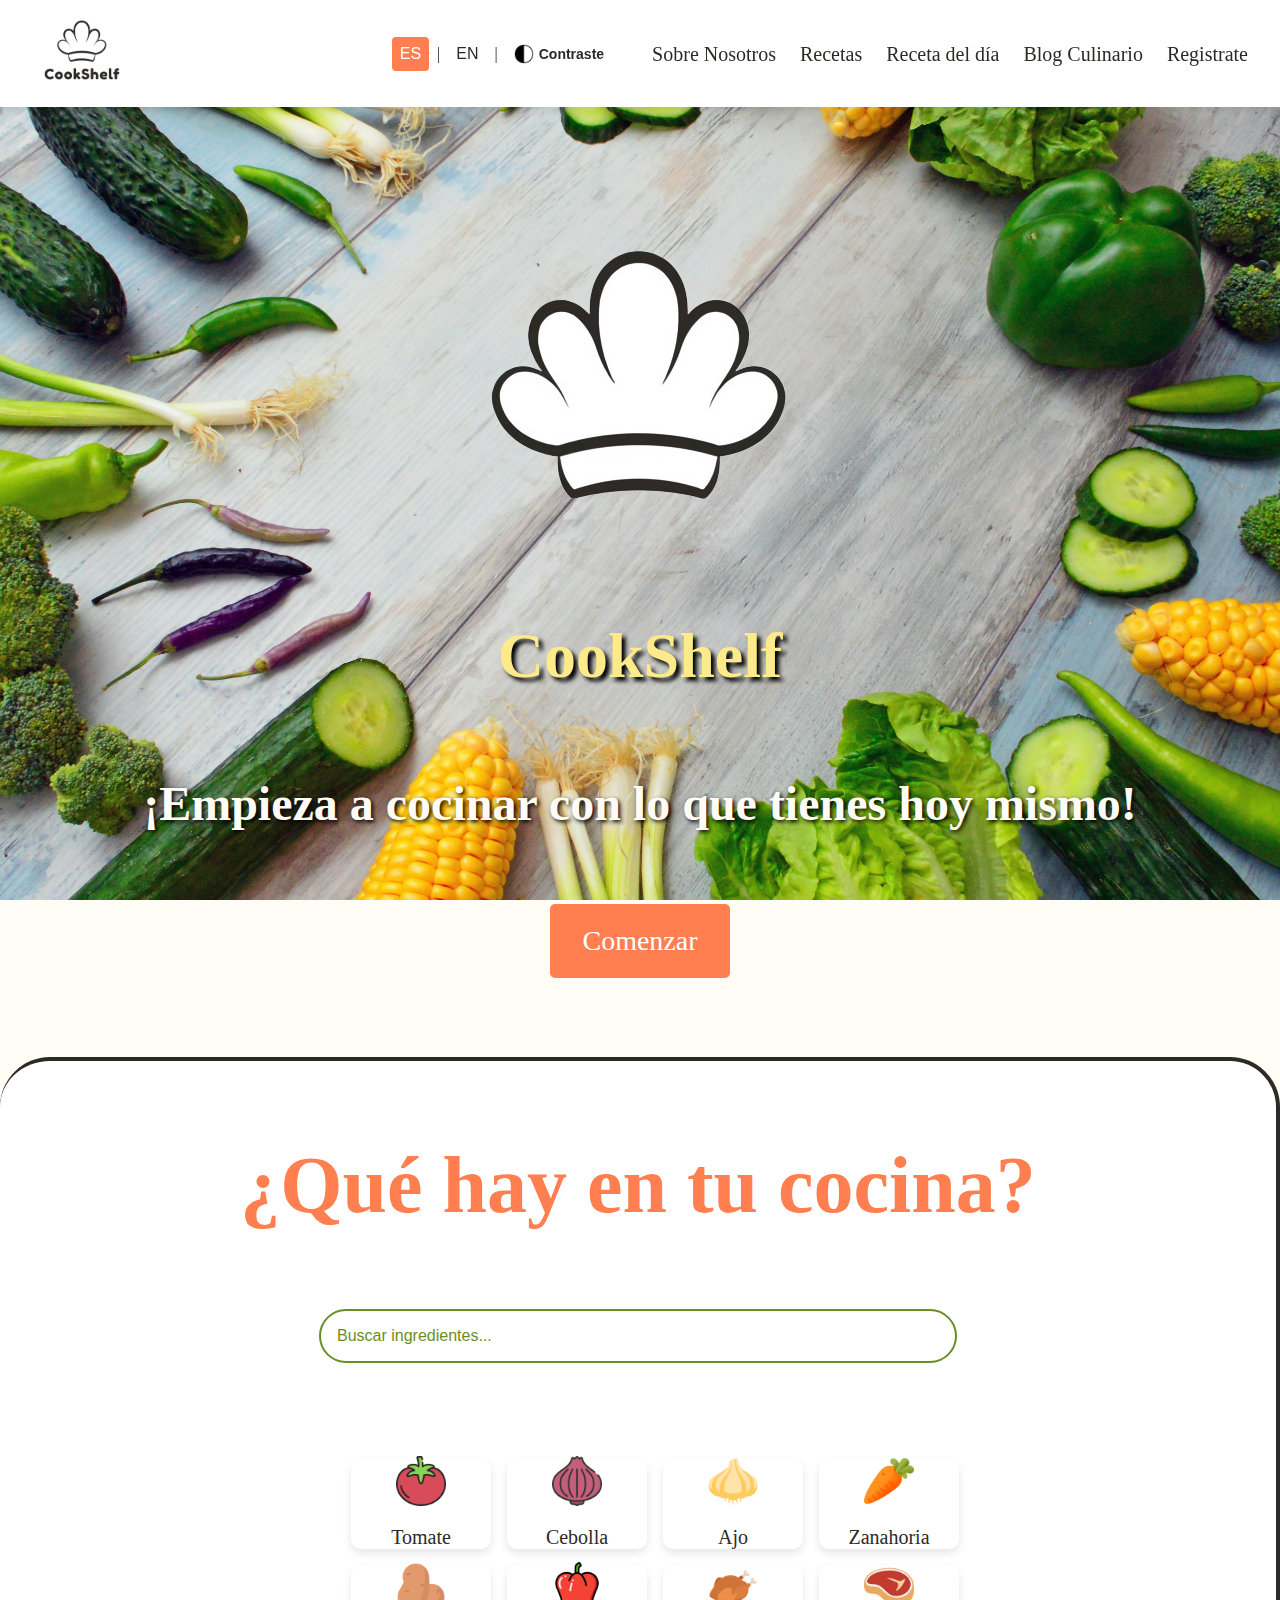
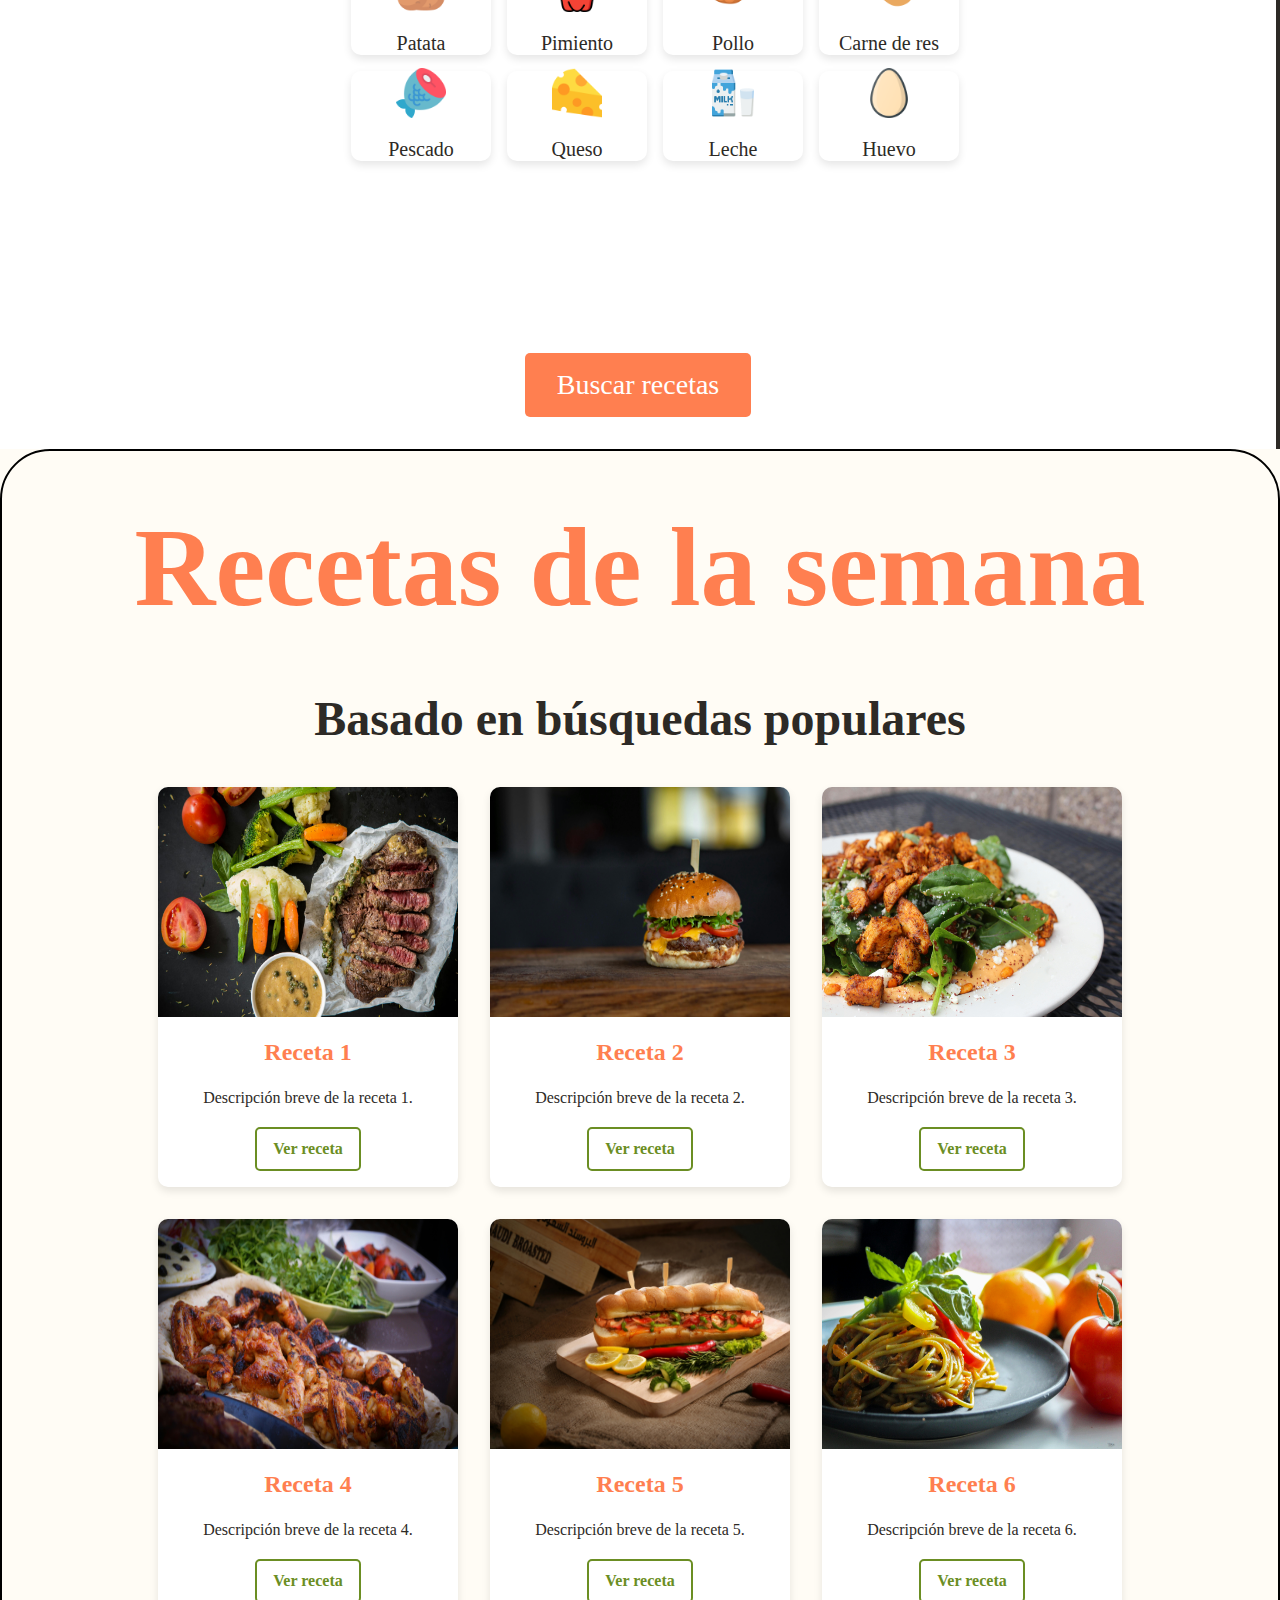
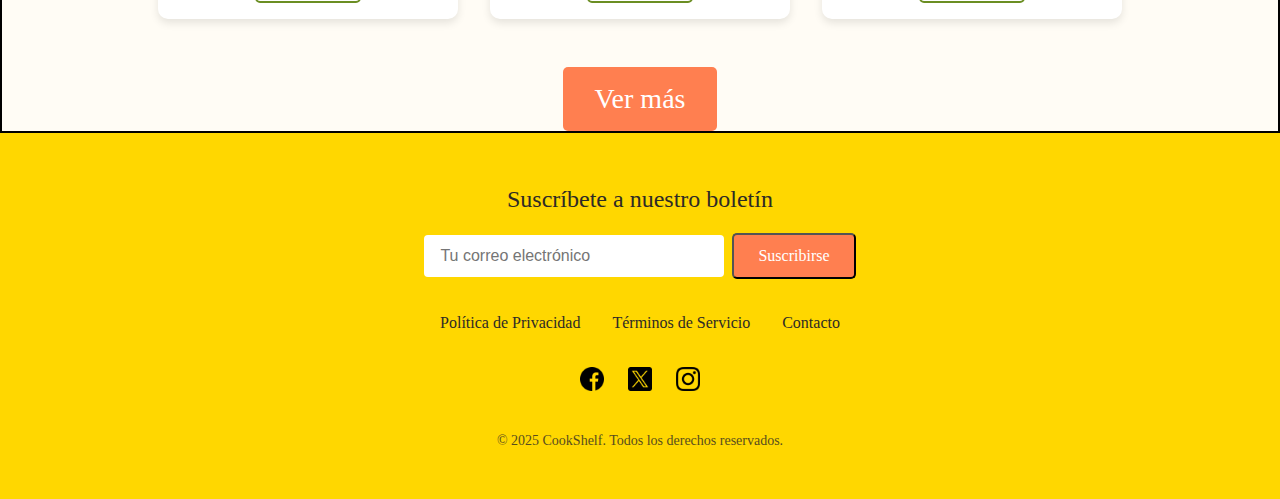
<file: index.html>
<!-- MEJORAS PROPUESTAS PARA IMPLEMENTACIÓN FUTURA:
    
    1. Sistema de favoritos y personalización:
       - Implementar un sistema de cuentas de usuario que permita guardar recetas favoritas
       - Crear un panel de control personalizado donde cada usuario pueda:
         * Ver su historial de recetas consultadas
         * Crear colecciones personalizadas (desayunos, comidas rápidas, etc.)
       - Añadir sincronización entre dispositivos mediante API REST
    
    2. Optimización de rendimiento y experiencia offline:
       - Implementar lazy loading para todas las imágenes de recetas
       - Convertir imágenes a formato WebP con fallback para navegadores no compatibles
       - Desarrollar un Service Worker que permita:
         * Funcionamiento offline de las recetas guardadas
         * Precarga inteligente de contenido basada en patrones de uso
         * Actualizaciones en segundo plano cuando haya conexión
       - Implementar una PWA (Progressive Web App) completa que permita la instalación
         como aplicación nativa en dispositivos móviles y desktop
       - Añadir sistema de caché inteligente para mejorar tiempos de carga recurrentes

       3. Integración con servicios de compra y planificación de comidas:
       - Generar automáticamente listas de compra basadas en recetas seleccionadas
       - Crear un planificador semanal de comidas con cálculo automático de ingredientes
         necesarios para evitar compras duplicadas y reducir desperdicio
       - Añadir sistema de seguimiento de inventario de cocina que sugiera recetas
         basadas en lo que está por agotarse o caducar
    -->

<!DOCTYPE html>
<html lang="en">
  <head>
    <meta charset="UTF-8" />
    <meta charset="UTF-8" />
    <!-- Metadatos SEO básicos -->
    <meta name="description" content="CookShelf - Tu asistente de cocina que te ayuda a descubrir recetas deliciosas con los ingredientes que ya tienes en casa. Reduce el desperdicio alimentario y amplía tus horizontes culinarios." />
    <meta name="keywords" content="recetas, cocina, ingredientes, cocinar con lo que tienes, desperdicio cero, comida casera, recetas personalizadas" />
    <meta name="author" content="Equipo CookShelf" />
    <meta name="viewport" content="width=device-width, initial-scale=1.0" />
    <meta name="robots" content="index, follow" />
    <link rel="canonical" href="https://www.cookshelf.com/" />
    
    <!-- Open Graph / Facebook -->
    <meta property="og:type" content="website" />
    <meta property="og:url" content="https://www.cookshelf.com/" />
    <meta property="og:title" content="CookShelf - Cocina con lo que tienes" />
    <meta property="og:description" content="Descubre recetas deliciosas con los ingredientes que ya tienes en tu cocina. ¡Comienza a cocinar hoy!" />
    <meta property="og:image" content="https://www.cookshelf.com/img/cookshelf-social.jpg" />
    <meta property="og:site_name" content="CookShelf" />
    
    <!-- Twitter -->
    <meta name="twitter:card" content="summary_large_image" />
    <meta name="twitter:url" content="https://www.cookshelf.com/" />
    <meta name="twitter:title" content="CookShelf - Cocina con lo que tienes" />
    <meta name="twitter:description" content="Descubre recetas deliciosas con los ingredientes que ya tienes en tu cocina. ¡Comienza a cocinar hoy!" />
    <meta name="twitter:image" content="https://www.cookshelf.com/img/cookshelf-social.jpg" />
    <!-- Recursos CSS -->
    <link rel="stylesheet" href="css/reset.css" />
    <link rel="stylesheet" href="sass//pages/styles.css" />
    <link rel="stylesheet" href="sass/components/navbar.css" />
    <link rel="stylesheet" href="sass/components/footer.css" />
    <link rel="icon" href="img/favicon.ico" type="image/x-icon" />
    <link
      href="https://fonts.googleapis.com/css2?family=Merriweather:wght@400;700&family=Roboto:wght@300;400;500&display=swap"
      rel="stylesheet"
    />
    <style>
      /* Estilo para elementos solo para lectores de pantalla */
      .sr-only {
        position: absolute;
        width: 1px;
        height: 1px;
        padding: 0;
        margin: -1px;
        overflow: hidden;
        clip: rect(0, 0, 0, 0);
        white-space: nowrap;
        border: 0;
      }
    </style>
    <title>CookShelf</title>
  </head>
  <body>
    <header class="navbar">
      <a href="index.html">
        <img src="img/Logo2NBG.png" alt="Logo pagina" class="navbar-logo" />
      </a>
      <nav>
        <ul class="navbar-list">
          <div class="language-selector">
            <button class="language-btn" data-lang="es">ES</button>
            <span>|</span>
            <button class="language-btn" data-lang="en">EN</button>
            <span>|</span>
            <button
              id="contrast-toggle"
              class="contrast-btn"
              aria-label="Cambiar contraste"
            >
              <img
                src="img/icons/contrast.png"
                alt="Contraste"
                class="contrast-icon"
              />
              <span class="contrast-text">Contraste</span>
            </button>
          </div>
          <li class="navbar-item">
            <a href="pages/SobreNosotros.html" data-i18n="navSobreNosotros"
              >Sobre Nosotros</a
            >
          </li>
          <li class="navbar-item">
            <a href="pages/recetas.html" data-i18n="navRecetas">Recetas</a>
          </li>
          <li class="navbar-item">
            <a href="pages/recetaDia.html" data-i18n="navRecetaDia"
              >Receta del día</a
            >
          </li>
          <li class="navbar-item">
            <a href="pages/blog.html" data-i18n="navBlog">Blog Culinario</a>
          </li>
          <li class="navbar-item">
            <a href="pages/registro.html" data-i18n="navRegistro">Registrate</a>
          </li>
        </ul>
      </nav>
    </header>
    <main>
      <section class="hero">
        <img src="img/LogoWhite.png" alt="Hero" class="hero-img" />
        <h1 class="hero-title" data-i18n="heroTitle">CookShelf</h1>
        <p class="hero-description" data-i18n="heroDescription">
          ¡Empieza a cocinar con lo que tienes hoy mismo!
        </p>
        <a href="" class="hero-button" data-i18n="heroButton">Comenzar</a>
      </section>
      <section class="categorias">
        <h1 class="categorias-title" data-i18n="categoriasTitle">
          ¿Qué hay en tu cocina?
        </h1>
        <div class="categorias-search">
          <input
            type="text"
            class="categorias-input"
            data-i18n="categoriasSearch"
            placeholder="Buscar ingredientes..."
          />
        </div>
        <div class="categorias-ingredientes">
          <div class="ingrediente-card" data-ingrediente="Tomate">
            <img
              src="img/icons/tomato.png"
              alt="Tomate"
              class="ingrediente-icon"
            />
            <p class="ingrediente-text" data-i18n="ingredTomato">Tomate</p>
          </div>
          <div class="ingrediente-card" data-ingrediente="Cebolla">
            <img
              src="img/icons/onion.png"
              alt="Cebolla"
              class="ingrediente-icon"
            />
            <p class="ingrediente-text" data-i18n="ingredOnion">Cebolla</p>
          </div>
          <div class="ingrediente-card" data-ingrediente="Ajo">
            <img
              src="img/icons/garlic.png"
              alt="Ajo"
              class="ingrediente-icon"
            />
            <p class="ingrediente-text" data-i18n="ingredGarlic">Ajo</p>
          </div>
          <div class="ingrediente-card" data-ingrediente="Zanahoria">
            <img
              src="img/icons/carrot.png"
              alt="Zanahoria"
              class="ingrediente-icon"
            />
            <p class="ingrediente-text" data-i18n="ingredCarrot">Zanahoria</p>
          </div>
          <div class="ingrediente-card" data-ingrediente="Patata">
            <img
              src="img/icons/potato.png"
              alt="Patata"
              class="ingrediente-icon"
            />
            <p class="ingrediente-text" data-i18n="ingredPotato">Patata</p>
          </div>
          <div class="ingrediente-card" data-ingrediente="Pimiento">
            <img
              src="img/icons/pepper.png"
              alt="Pimiento"
              class="ingrediente-icon"
            />
            <p class="ingrediente-text" data-i18n="ingredPepper">Pimiento</p>
          </div>
          <div class="ingrediente-card" data-ingrediente="Pollo">
            <img
              src="img/icons/chicken.png"
              alt="Pollo"
              class="ingrediente-icon"
            />
            <p class="ingrediente-text" data-i18n="ingredChicken">Pollo</p>
          </div>
          <div class="ingrediente-card" data-ingrediente="Carne de res">
            <img
              src="img/icons/beef.png"
              alt="Carne de res"
              class="ingrediente-icon"
            />
            <p class="ingrediente-text" data-i18n="ingredBeef">Carne de res</p>
          </div>
          <div class="ingrediente-card" data-ingrediente="Pescado">
            <img
              src="img/icons/fish.png"
              alt="Pescado"
              class="ingrediente-icon"
            />
            <p class="ingrediente-text" data-i18n="ingredFish">Pescado</p>
          </div>
          <div class="ingrediente-card" data-ingrediente="Queso">
            <img
              src="img/icons/cheese.png"
              alt="Queso"
              class="ingrediente-icon"
            />
            <p class="ingrediente-text" data-i18n="ingredCheese">Queso</p>
          </div>
          <div class="ingrediente-card" data-ingrediente="Leche">
            <img
              src="img/icons/milk.png"
              alt="Leche"
              class="ingrediente-icon"
            />
            <p class="ingrediente-text" data-i18n="ingredMilk">Leche</p>
          </div>
          <div class="ingrediente-card" data-ingrediente="Huevo">
            <img src="img/icons/egg.png" alt="Huevo" class="ingrediente-icon" />
            <p class="ingrediente-text" data-i18n="ingredEgg">Huevo</p>
          </div>
        </div>
        <div class="recetas-filtradas"></div>
        <button class="categorias-button" data-i18n="categoriasButton">
          Buscar recetas
        </button>
      </section>
      <section class="recetas-semana section-anterior">
        <h1 data-i18n="recetasTitle">Recetas de la semana</h1>
        <h2 data-i18n="recetasSubtitle">Basado en búsquedas populares</h2>
        <div class="recetas-grid">
          <div class="receta-card">
            <img
              src="img/recetas/receta1.jpg"
              alt="Receta 1"
              class="receta-img"
            />
            <h3 class="receta-title">Receta 1</h3>
            <p class="receta-description">Descripción breve de la receta 1.</p>
            <a href="" class="receta-button" data-i18n="verReceta"
              >Ver receta</a
            >
          </div>
          <div class="receta-card">
            <img
              src="img/recetas/receta2.jpg"
              alt="Receta 2"
              class="receta-img"
            />
            <h3 class="receta-title">Receta 2</h3>
            <p class="receta-description">Descripción breve de la receta 2.</p>
            <a href="" class="receta-button">Ver receta</a>
          </div>
          <div class="receta-card">
            <img
              src="img/recetas/receta3.jpg"
              alt="Receta 3"
              class="receta-img"
            />
            <h3 class="receta-title">Receta 3</h3>
            <p class="receta-description">Descripción breve de la receta 3.</p>
            <a href="" class="receta-button">Ver receta</a>
          </div>
          <div class="receta-card">
            <img
              src="img/recetas/receta4.jpg"
              alt="Receta 4"
              class="receta-img"
            />
            <h3 class="receta-title">Receta 4</h3>
            <p class="receta-description">Descripción breve de la receta 4.</p>
            <a href="" class="receta-button">Ver receta</a>
          </div>
          <div class="receta-card">
            <img
              src="img/recetas/receta5.jpg"
              alt="Receta 5"
              class="receta-img"
            />
            <h3 class="receta-title">Receta 5</h3>
            <p class="receta-description">Descripción breve de la receta 5.</p>
            <a href="" class="receta-button">Ver receta</a>
          </div>
          <div class="receta-card">
            <img
              src="img/recetas/receta6.jpg"
              alt="Receta 6"
              class="receta-img"
            />
            <h3 class="receta-title">Receta 6</h3>
            <p class="receta-description">Descripción breve de la receta 6.</p>
            <a href="" class="receta-button">Ver receta</a>
          </div>
        </div>
        <button class="recetas-button" data-i18n="verMas">Ver más</button>
      </section>
    </main>
    <footer class="footer">
      <div class="footer-content">
        <div class="footer-newsletter">
          <h3 class="footer-newsletter-title" data-i18n="footerNewsletter">
            Suscríbete a nuestro boletín
          </h3>
          <form action="#" method="post">
            <input
              type="email"
              name="email"
              placeholder="Tu correo electrónico"
              required
              class="footer-newsletter-input"
              data-i18n="footerEmail"
            />
            <button
              type="submit"
              class="footer-newsletter-button"
              data-i18n="footerSuscribirse"
            >
              Suscribirse
            </button>
          </form>
        </div>
        <ul class="footer-links-list">
          <li class="footer-links-item">
            <a href="" data-i18n="footerPrivacidad">Política de Privacidad</a>
          </li>
          <li class="footer-links-item">
            <a href="" data-i18n="footerTerminos">Términos de Servicio</a>
          </li>
          <li class="footer-links-item">
            <a href="" data-i18n="footerContacto">Contacto</a>
          </li>
        </ul>
        <div class="footer-social">
          <a href="https://www.facebook.com" target="_blank"
            ><img
              src="img/icons/facebook.png"
              alt="Facebook"
              class="footer-social-icon"
          /></a>
          <a href="https://www.twitter.com" target="_blank"
            ><img
              src="img/icons/twitter.png"
              alt="Twitter"
              class="footer-social-icon"
          /></a>
          <a href="https://www.instagram.com" target="_blank"
            ><img
              src="img/icons/instagram.png"
              alt="Instagram"
              class="footer-social-icon"
          /></a>
        </div>
      </div>
      <p class="footer-copyright" data-i18n="footerCopyright">
        &copy; © 2025 CookShelf. Todos los derechos reservados.
      </p>
    </footer>

    <script>
      document.addEventListener("DOMContentLoaded", function () {
        const ingredientes = document.querySelectorAll(".ingrediente-card");
        const recetasFiltradas = document.querySelector(".recetas-filtradas");
        const buscarRecetasButton =
          document.querySelector(".categorias-button");
        let ingredientesSeleccionados = [];

        ingredientes.forEach((ingrediente) => {
          ingrediente.addEventListener("click", function () {
            const ingredienteNombre = this.getAttribute("data-ingrediente");
            if (ingredientesSeleccionados.includes(ingredienteNombre)) {
              ingredientesSeleccionados = ingredientesSeleccionados.filter(
                (item) => item !== ingredienteNombre
              );
              this.classList.remove("selected");
            } else {
              ingredientesSeleccionados.push(ingredienteNombre);
              this.classList.add("selected");
            }
          });
        });

        buscarRecetasButton.addEventListener("click", function () {
          recetasFiltradas.innerHTML = "";
          if (ingredientesSeleccionados.length > 0) {
            // Añadir la logica para filtrar recetas
            // Por ahora, solo se mostrarán tarjetas de ejemplo
            ingredientesSeleccionados.forEach((ingrediente) => {
              const currentLang =
                localStorage.getItem("preferredLanguage") || "es";
              const verRecetaText = translations[currentLang]["verReceta"];

              const recetaCard = document.createElement("div");
              recetaCard.classList.add("receta-card");
              recetaCard.innerHTML = `
        <img src="img/recetas/receta1.jpg" alt="Receta con ${ingrediente}" class="receta-img" />
        <h3 class="receta-title">Receta con ${ingrediente}</h3>
        <p class="receta-description">Descripción breve de la receta con ${ingrediente}.</p>
        <a href="" class="receta-button" data-i18n="verReceta">${verRecetaText}</a>
      `;
              recetasFiltradas.appendChild(recetaCard);
            });
          } else {
            const currentLang =
              localStorage.getItem("preferredLanguage") || "es";
            recetasFiltradas.innerHTML = `<p>${translations[currentLang]["noIngredientes"]}</p>`;
          }
        });
      });
    </script>
    <script>
      // Función para manejar el cambio de contraste
      document.addEventListener('DOMContentLoaded', function() {
        const contrastToggle = document.getElementById('contrast-toggle');
        
        // Verificar si hay una preferencia guardada
        const highContrastMode = localStorage.getItem('highContrast') === 'true';
        
        // Aplicar el modo de contraste si está guardado
        if (highContrastMode) {
          document.body.classList.add('high-contrast');
          contrastToggle.classList.add('active');
        }
        
        // Manejar el clic en el botón de contraste
        contrastToggle.addEventListener('click', function() {
          document.body.classList.toggle('high-contrast');
          const isHighContrast = document.body.classList.contains('high-contrast');
          
          // Guardar la preferencia en localStorage
          localStorage.setItem('highContrast', isHighContrast);
          
          // Actualizar la apariencia del botón
          if (isHighContrast) {
            contrastToggle.classList.add('active');
          } else {
            contrastToggle.classList.remove('active');
          }
          
          // Anunciar cambio para lectores de pantalla
          const announcement = document.createElement('div');
          announcement.setAttribute('aria-live', 'polite');
          announcement.classList.add('sr-only'); // Solo para lectores de pantalla
          announcement.textContent = isHighContrast ? 
            'Modo de alto contraste activado' : 
            'Modo de contraste normal activado';
          document.body.appendChild(announcement);
          
          // Eliminar el anuncio después de que se haya leído
          setTimeout(() => {
            document.body.removeChild(announcement);
          }, 1000);
        });
      });
    </script>
    <script src="js/translations.js"></script>
  </body>
</html>
</file>
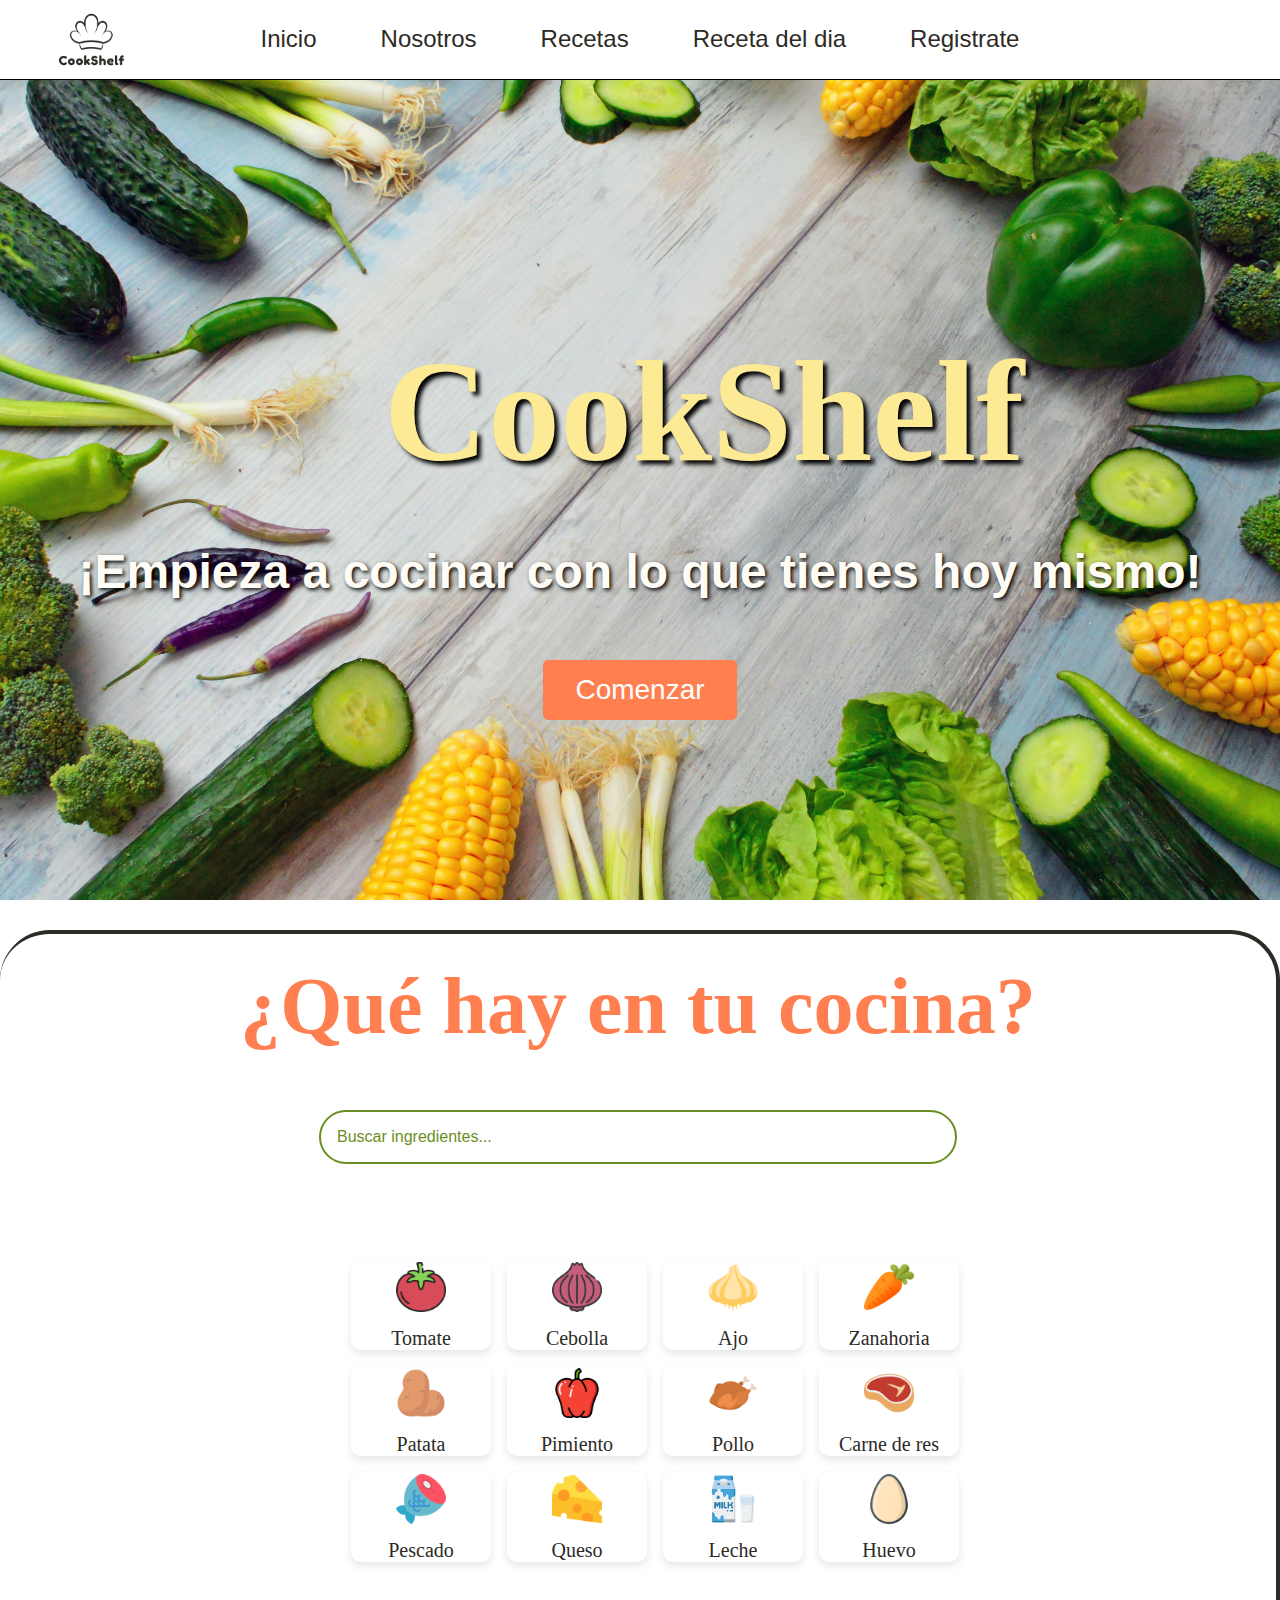
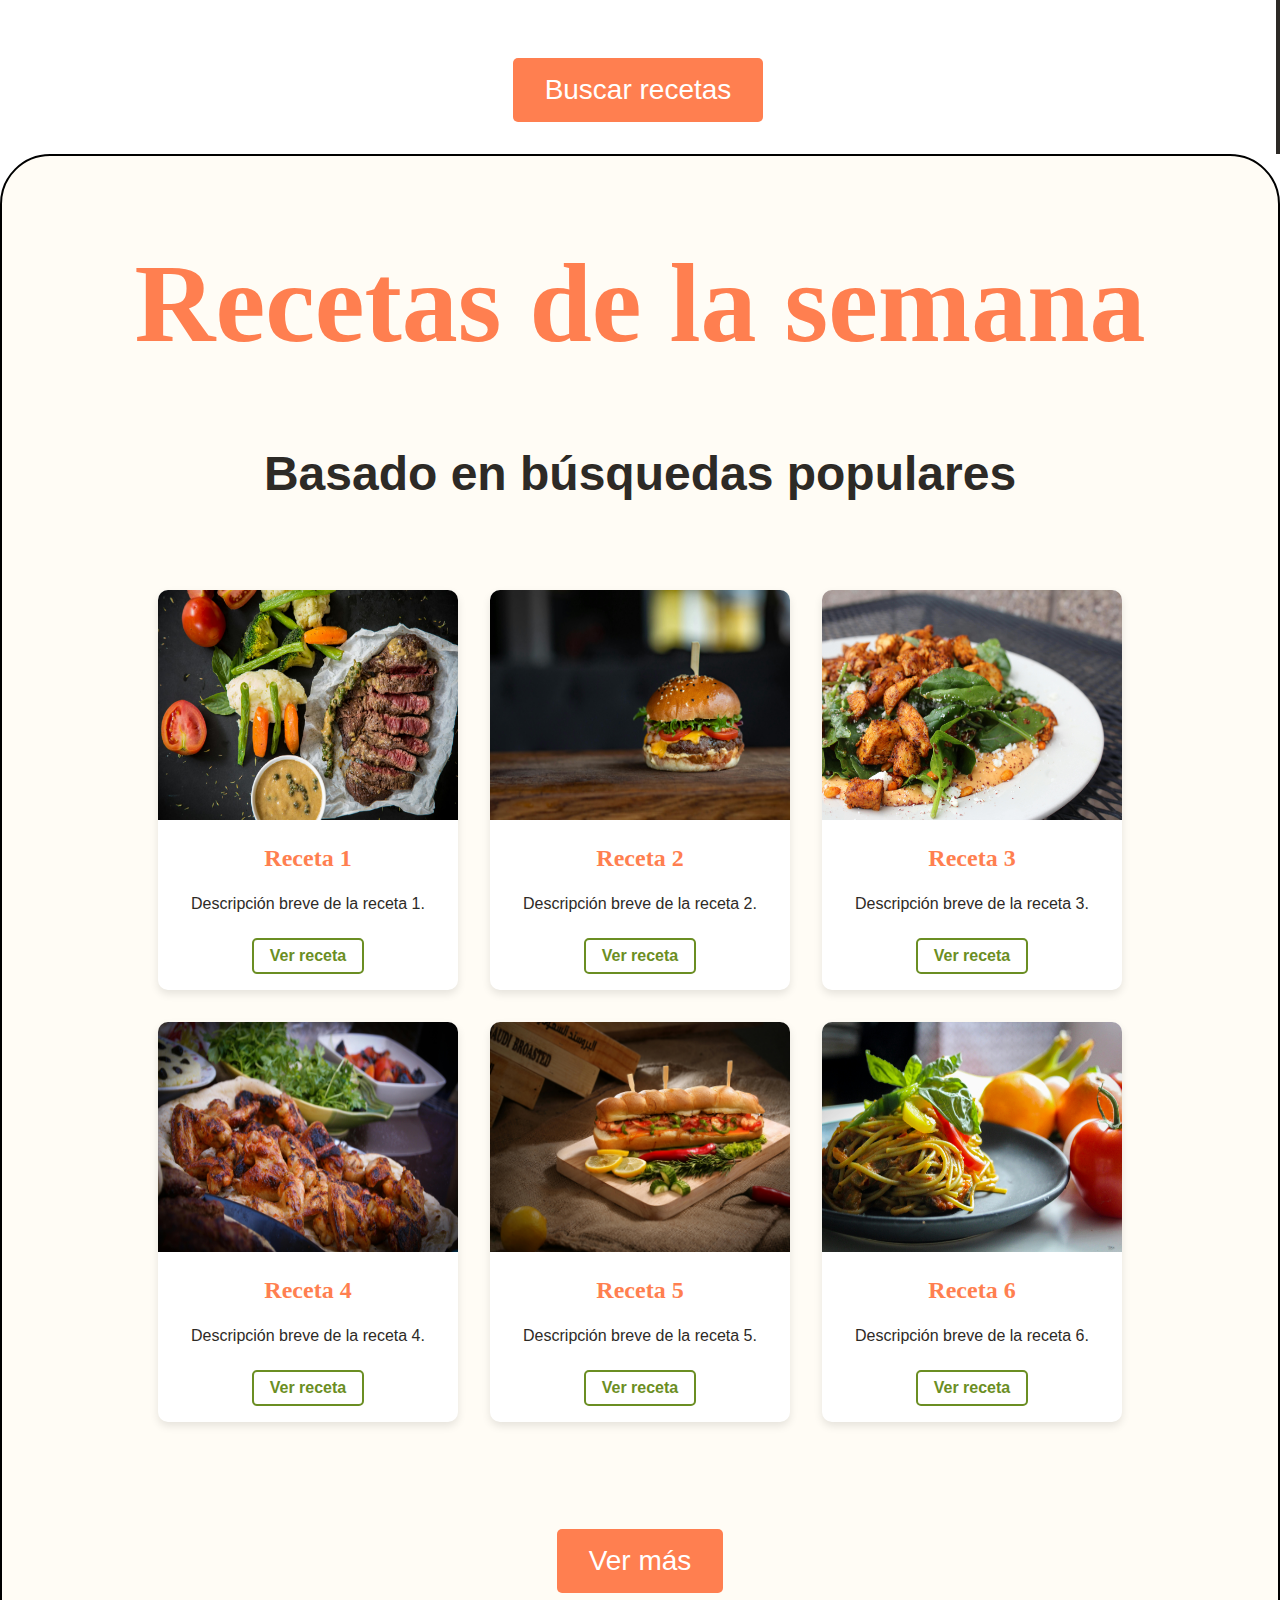
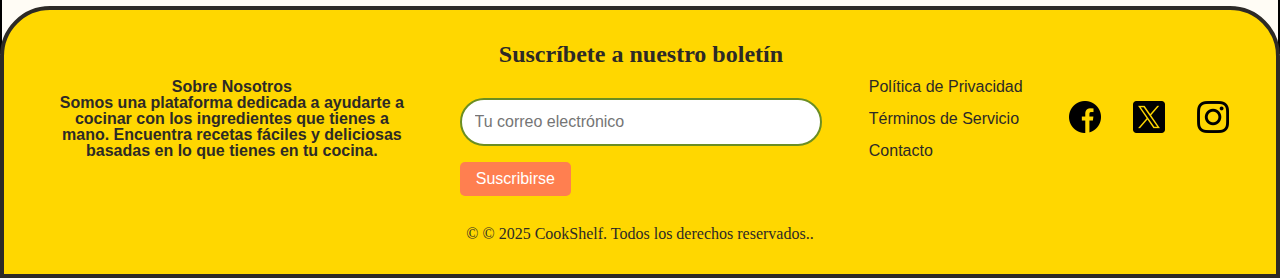
<file: v1/index.html>
<!DOCTYPE html>
<html lang="en">
<head>
    <meta charset="UTF-8">
    <link rel="stylesheet" href="css/reset.css">
    <link rel="stylesheet" href="css/styles.css">
    <link rel="stylesheet" href="css/navbar.css">
    <link rel="stylesheet" href="css/footer.css">
    <link rel="icon" href="img/favicon.ico" type="image/x-icon">
    <title>Cocina con lo que tienes</title>
</head>
<body>
<header class="navbar">
    <img src="img/Logo2NBG.png" alt="Logo pagina" class="navbar-logo">
    <nav>
        <ul class="navbar-list">
            <li class="navbar-item"><a href="index.html">Inicio</a></li>
            <li class="navbar-item"><a href="pages/SobreNosotros.html">Nosotros</a></li>
            <li class="navbar-item"><a href="pages/recetas.html">Recetas</a></li>
            <li class="navbar-item"><a href="pages/recetaDia.html">Receta del dia</a></li>
            <li class="navbar-item"><a href="pages/registro.html">Registrate</a></li>
        </ul>
    </nav>
</header>
<main>
    <section class="hero">
        <h1 class="hero-title">CookShelf</h1>
        <p class="hero-description">¡Empieza a cocinar con lo que tienes hoy mismo!</p>
        <a href="" class="hero-button">Comenzar</a>
    </section>
    <section class="categorias">
        <h1 class="categorias-title">¿Qué hay en tu cocina?</h1>
        <div class="categorias-search">
            <input type="text" class="categorias-input" placeholder="Buscar ingredientes...">
        </div>
        <div class="categorias-ingredientes">
            <div class="ingrediente-card">
                <img src="img/icons/tomato.png" alt="Tomate" class="ingrediente-icon">
                <p class="ingrediente-text">Tomate</p>
            </div>
            <div class="ingrediente-card">
                <img src="img/icons/onion.png" alt="Cebolla" class="ingrediente-icon">
                <p class="ingrediente-text">Cebolla</p>
            </div>
            <div class="ingrediente-card">
                <img src="img/icons/garlic.png" alt="Ajo" class="ingrediente-icon">
                <p class="ingrediente-text">Ajo</p>
            </div>
            <div class="ingrediente-card">
                <img src="img/icons/carrot.png" alt="Zanahoria" class="ingrediente-icon">
                <p class="ingrediente-text">Zanahoria</p>
            </div>
            <div class="ingrediente-card">
                <img src="img/icons/potato.png" alt="Patata" class="ingrediente-icon">
                <p class="ingrediente-text">Patata</p>
            </div>
            <div class="ingrediente-card">
                <img src="img/icons/pepper.png" alt="Pimiento" class="ingrediente-icon">
                <p class="ingrediente-text">Pimiento</p>
            </div>
            <div class="ingrediente-card">
                <img src="img/icons/chicken.png" alt="Pollo" class="ingrediente-icon">
                <p class="ingrediente-text">Pollo</p>
            </div>
            <div class="ingrediente-card">
                <img src="img/icons/beef.png" alt="Carne de res" class="ingrediente-icon">
                <p class="ingrediente-text">Carne de res</p>
            </div>
            <div class="ingrediente-card">
                <img src="img/icons/fish.png" alt="Pescado" class="ingrediente-icon">
                <p class="ingrediente-text">Pescado</p>
            </div>
            <div class="ingrediente-card">
                <img src="img/icons/cheese.png" alt="Queso" class="ingrediente-icon">
                <p class="ingrediente-text">Queso</p>
            </div>
            <div class="ingrediente-card">
                <img src="img/icons/milk.png" alt="Leche" class="ingrediente-icon">
                <p class="ingrediente-text">Leche</p>
            </div>
            <div class="ingrediente-card">
                <img src="img/icons/egg.png" alt="Huevo" class="ingrediente-icon">
                <p class="ingrediente-text">Huevo</p>
            </div>
        </div>
        <button class="categorias-button">Buscar recetas</button>
    </section>
    <section class="recetas-semana">
        <h1>Recetas de la semana</h1>
        <h2>Basado en búsquedas populares</h2>
        <div class="recetas-grid">
            <div class="receta-card">
                <img src="img/recetas/receta1.jpg" alt="Receta 1" class="receta-img">
                <h3 class="receta-title">Receta 1</h3>
                <p class="receta-description">Descripción breve de la receta 1.</p>
                <a href="" class="receta-button">Ver receta</a>
            </div>
            <div class="receta-card">
                <img src="img/recetas/receta2.jpg" alt="Receta 2" class="receta-img">
                <h3 class="receta-title">Receta 2</h3>
                <p class="receta-description">Descripción breve de la receta 2.</p>
                <a href="" class="receta-button">Ver receta</a>
            </div>
            <div class="receta-card">
                <img src="img/recetas/receta3.jpg" alt="Receta 3" class="receta-img">
                <h3 class="receta-title">Receta 3</h3>
                <p class="receta-description">Descripción breve de la receta 3.</p>
                <a href="" class="receta-button">Ver receta</a>
            </div>
            <div class="receta-card">
                <img src="img/recetas/receta4.jpg" alt="Receta 4" class="receta-img">
                <h3 class="receta-title">Receta 4</h3>
                <p class="receta-description">Descripción breve de la receta 4.</p>
                <a href="" class="receta-button">Ver receta</a>
            </div>
            <div class="receta-card">
                <img src="img/recetas/receta5.jpg" alt="Receta 5" class="receta-img">
                <h3 class="receta-title">Receta 5</h3>
                <p class="receta-description">Descripción breve de la receta 5.</p>
                <a href="" class="receta-button">Ver receta</a>
            </div>
            <div class="receta-card">
                <img src="img/recetas/receta6.jpg" alt="Receta 6" class="receta-img">
                <h3 class="receta-title">Receta 6</h3>
                <p class="receta-description">Descripción breve de la receta 6.</p>
                <a href="" class="receta-button">Ver receta</a>
            </div>
        </div>
        <button class="recetas-button">Ver más</button>
    </section>
</main>
<footer class="footer">
    <div class="footer-content">
        <div class="footer-about">
            <h3>Sobre Nosotros</h3>
            <p>Somos una plataforma dedicada a ayudarte a cocinar con los ingredientes que tienes a mano. Encuentra recetas fáciles y deliciosas basadas en lo que tienes en tu cocina.</p>
        </div>
        <div class="footer-newsletter">
            <h3 class="footer-newsletter-title">Suscríbete a nuestro boletín</h3>
            <form action="#" method="post">
            <input type="email" name="email" placeholder="Tu correo electrónico" required class="footer-newsletter-input">
            <button type="submit" class="footer-newsletter-button">Suscribirse</button>
            </form>
        </div>
        <ul class="footer-links-list">
            <li class="footer-links-item"><a href="">Política de Privacidad</a></li>
            <li class="footer-links-item"><a href="">Términos de Servicio</a></li>
            <li class="footer-links-item"><a href="">Contacto</a></li>
        </ul>
        <div class="footer-social">
            <a href="https://www.facebook.com" target="_blank"><img src="img/icons/facebook.png" alt="Facebook" class="footer-social-icon"></a>
            <a href="https://www.twitter.com" target="_blank"><img src="img/icons/twitter.png" alt="Twitter" class="footer-social-icon"></a>
            <a href="https://www.instagram.com" target="_blank"><img src="img/icons/instagram.png" alt="Instagram" class="footer-social-icon"></a>
        </div>
    </div>
    <p class="footer-copyright">&copy; © 2025 CookShelf. Todos los derechos reservados..</p>
</footer>
</body>
</html>
</file>
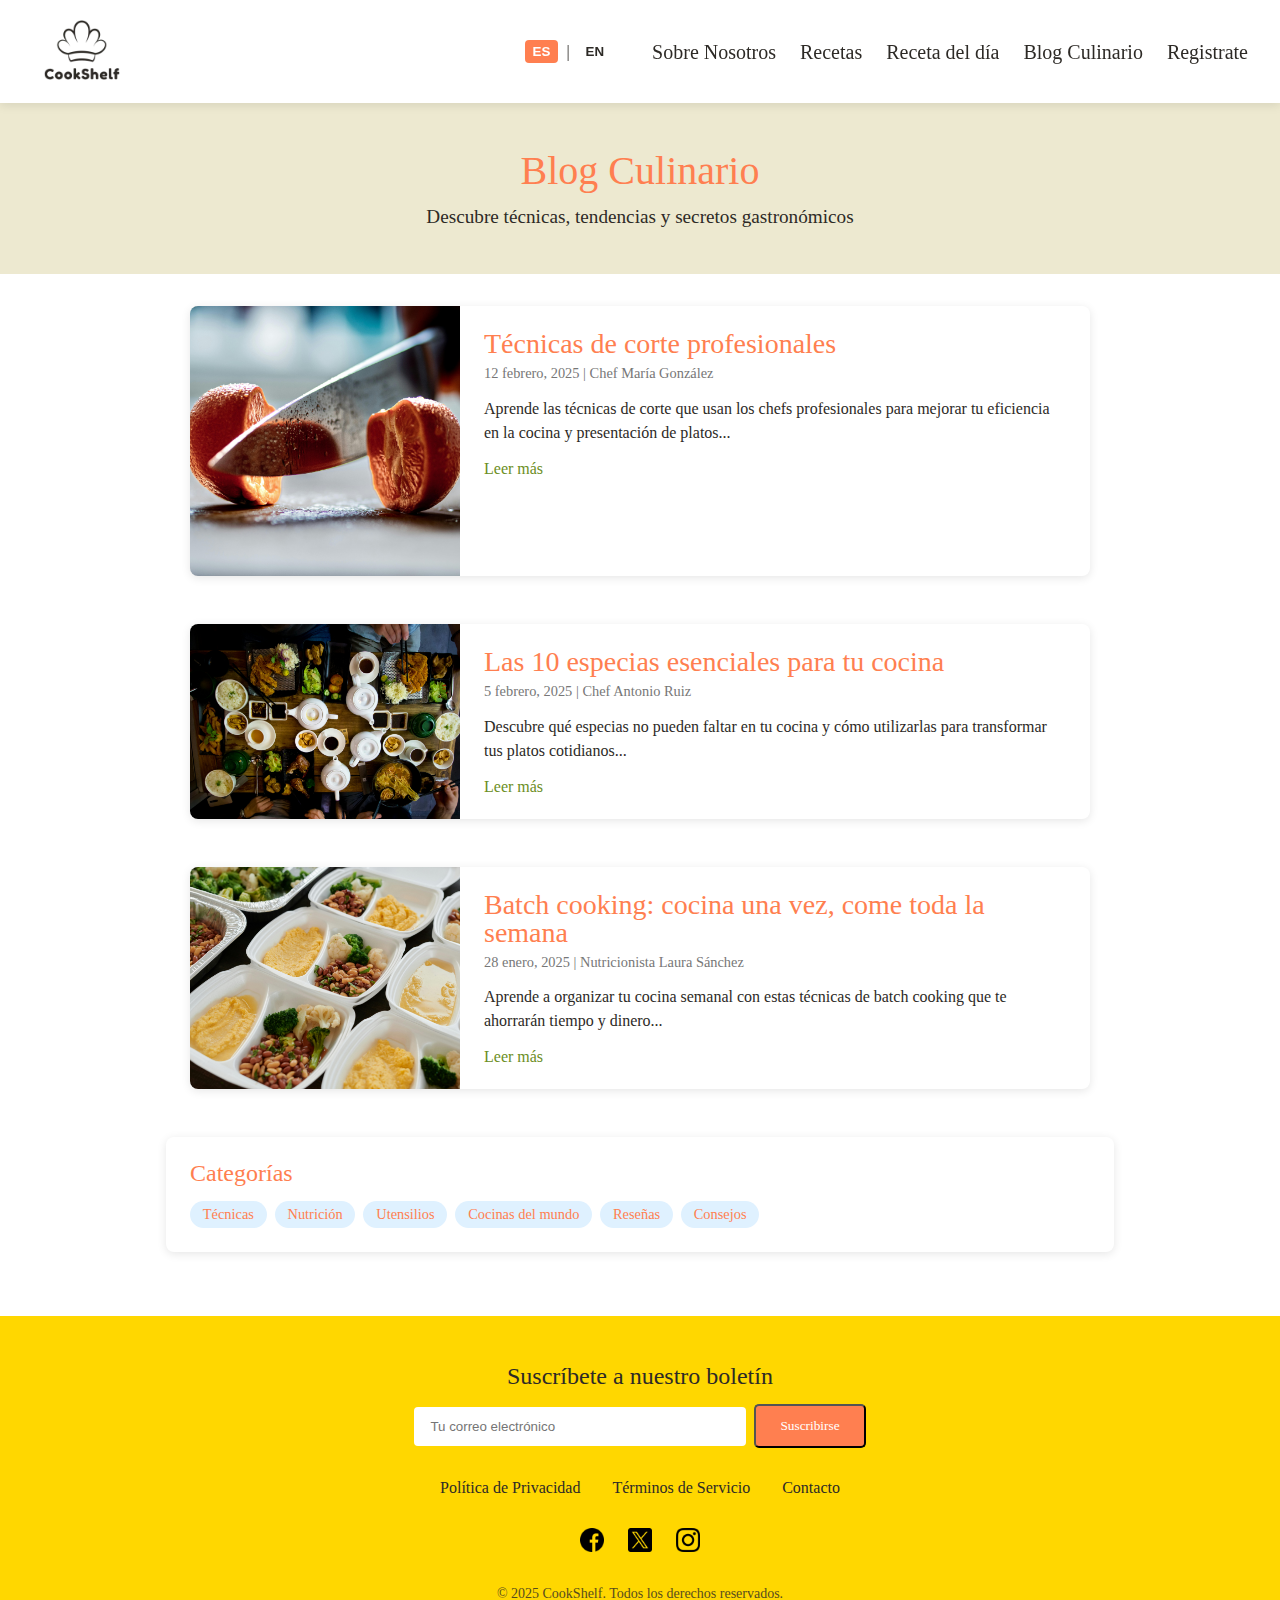
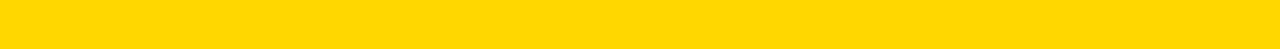
<file: pages/blog.html>
<!DOCTYPE html>
<html lang="en">
  <head>
    <meta charset="UTF-8" />
    <link rel="stylesheet" href="../css/reset.css" />
    <link rel="stylesheet" href="../sass/components/navbar.css" />
    <link rel="stylesheet" href="../sass/components/footer.css" />
    <link rel="stylesheet" href="../sass/pages/blog.css" />
    <link rel="icon" href="../img/favicon.ico" type="image/x-icon" />
    <link
      href="https://fonts.googleapis.com/css2?family=Merriweather:wght@400;700&family=Roboto:wght@300;400;500&display=swap"
      rel="stylesheet"
    />
    <title>Blog Culinario - CookShelf</title>
  </head>
  <body>
    <header class="navbar">
      <a href="../index.html">
        <img src="../img/Logo2NBG.png" alt="Logo pagina" class="navbar-logo" />
      </a>

      <nav>
        <ul class="navbar-list">
          <div class="language-selector">
            <button class="language-btn" data-lang="es">ES</button>
            <span>|</span>
            <button class="language-btn" data-lang="en">EN</button>
          </div>
          <li class="navbar-item">
            <a href="SobreNosotros.html" data-i18n="navSobreNosotros"
              >Sobre Nosotros</a
            >
          </li>
          <li class="navbar-item">
            <a href="recetas.html" data-i18n="navRecetas">Recetas</a>
          </li>
          <li class="navbar-item">
            <a href="recetaDia.html" data-i18n="navRecetaDia">Receta del día</a>
          </li>
          <li class="navbar-item">
            <a href="blog.html" data-i18n="navBlog">Blog Culinario</a>
          </li>
          <li class="navbar-item">
            <a href="registro.html" data-i18n="navRegistro">Registrate</a>
          </li>
        </ul>
      </nav>
    </header>

    <main>
      <section class="blog-header">
        <h1 data-i18n="blogTitle">Blog Culinario</h1>
        <p data-i18n="blogDescription">
          Descubre técnicas, tendencias y secretos gastronómicos
        </p>
      </section>

      <section class="blog-posts">
        <article class="blog-post">
          <img
            src="../img/blog/post1.jpg"
            alt="Técnicas de corte"
            class="blog-post-img"
          />
          <div class="blog-post-content">
            <h2>Técnicas de corte profesionales</h2>
            <p class="blog-post-meta">12 febrero, 2025 | Chef María González</p>
            <p class="blog-post-excerpt">
              Aprende las técnicas de corte que usan los chefs profesionales
              para mejorar tu eficiencia en la cocina y presentación de
              platos...
            </p>
            <a href="#" class="blog-post-link" data-i18n="readMore">Leer más</a>
          </div>
        </article>

        <article class="blog-post">
          <img
            src="../img/blog/post2.jpg"
            alt="Especias esenciales"
            class="blog-post-img"
          />
          <div class="blog-post-content">
            <h2>Las 10 especias esenciales para tu cocina</h2>
            <p class="blog-post-meta">5 febrero, 2025 | Chef Antonio Ruiz</p>
            <p class="blog-post-excerpt">
              Descubre qué especias no pueden faltar en tu cocina y cómo
              utilizarlas para transformar tus platos cotidianos...
            </p>
            <a href="#" class="blog-post-link" data-i18n="readMore">Leer más</a>
          </div>
        </article>

        <article class="blog-post">
          <img
            src="../img/blog/post3.jpg"
            alt="Batch cooking"
            class="blog-post-img"
          />
          <div class="blog-post-content">
            <h2>Batch cooking: cocina una vez, come toda la semana</h2>
            <p class="blog-post-meta">
              28 enero, 2025 | Nutricionista Laura Sánchez
            </p>
            <p class="blog-post-excerpt">
              Aprende a organizar tu cocina semanal con estas técnicas de batch
              cooking que te ahorrarán tiempo y dinero...
            </p>
            <a href="#" class="blog-post-link" data-i18n="readMore">Leer más</a>
          </div>
        </article>
      </section>

      <section class="blog-categories">
        <h2 data-i18n="blogCategories">Categorías</h2>
        <div class="category-tags">
          <a href="#" class="category-tag">Técnicas</a>
          <a href="#" class="category-tag">Nutrición</a>
          <a href="#" class="category-tag">Utensilios</a>
          <a href="#" class="category-tag">Cocinas del mundo</a>
          <a href="#" class="category-tag">Reseñas</a>
          <a href="#" class="category-tag">Consejos</a>
        </div>
      </section>
    </main>

    <footer class="footer">
      <div class="footer-content">
        <div class="footer-newsletter">
          <h3 class="footer-newsletter-title" data-i18n="footerNewsletter">
            Suscríbete a nuestro boletín
          </h3>
          <form action="#" method="post">
            <input
              type="email"
              name="email"
              placeholder="Tu correo electrónico"
              required
              class="footer-newsletter-input"
              data-i18n="footerEmail"
            />
            <button
              type="submit"
              class="footer-newsletter-button"
              data-i18n="footerSuscribirse"
            >
              Suscribirse
            </button>
          </form>
        </div>
        <ul class="footer-links-list">
          <li class="footer-links-item">
            <a href="#" data-i18n="footerPrivacidad">Política de Privacidad</a>
          </li>
          <li class="footer-links-item">
            <a href="#" data-i18n="footerTerminos">Términos de Servicio</a>
          </li>
          <li class="footer-links-item">
            <a href="#" data-i18n="footerContacto">Contacto</a>
          </li>
        </ul>
        <div class="footer-social">
          <a href="https://www.facebook.com" target="_blank"
            ><img
              src="../img/icons/facebook.png"
              alt="Facebook"
              class="footer-social-icon"
          /></a>
          <a href="https://www.twitter.com" target="_blank"
            ><img
              src="../img/icons/twitter.png"
              alt="Twitter"
              class="footer-social-icon"
          /></a>
          <a href="https://www.instagram.com" target="_blank"
            ><img
              src="../img/icons/instagram.png"
              alt="Instagram"
              class="footer-social-icon"
          /></a>
        </div>
      </div>
      <p class="footer-copyright" data-i18n="footerCopyright">
        © 2025 CookShelf. Todos los derechos reservados.
      </p>
    </footer>

    <script src="../js/translations.js"></script>
  </body>
</html>
</file>
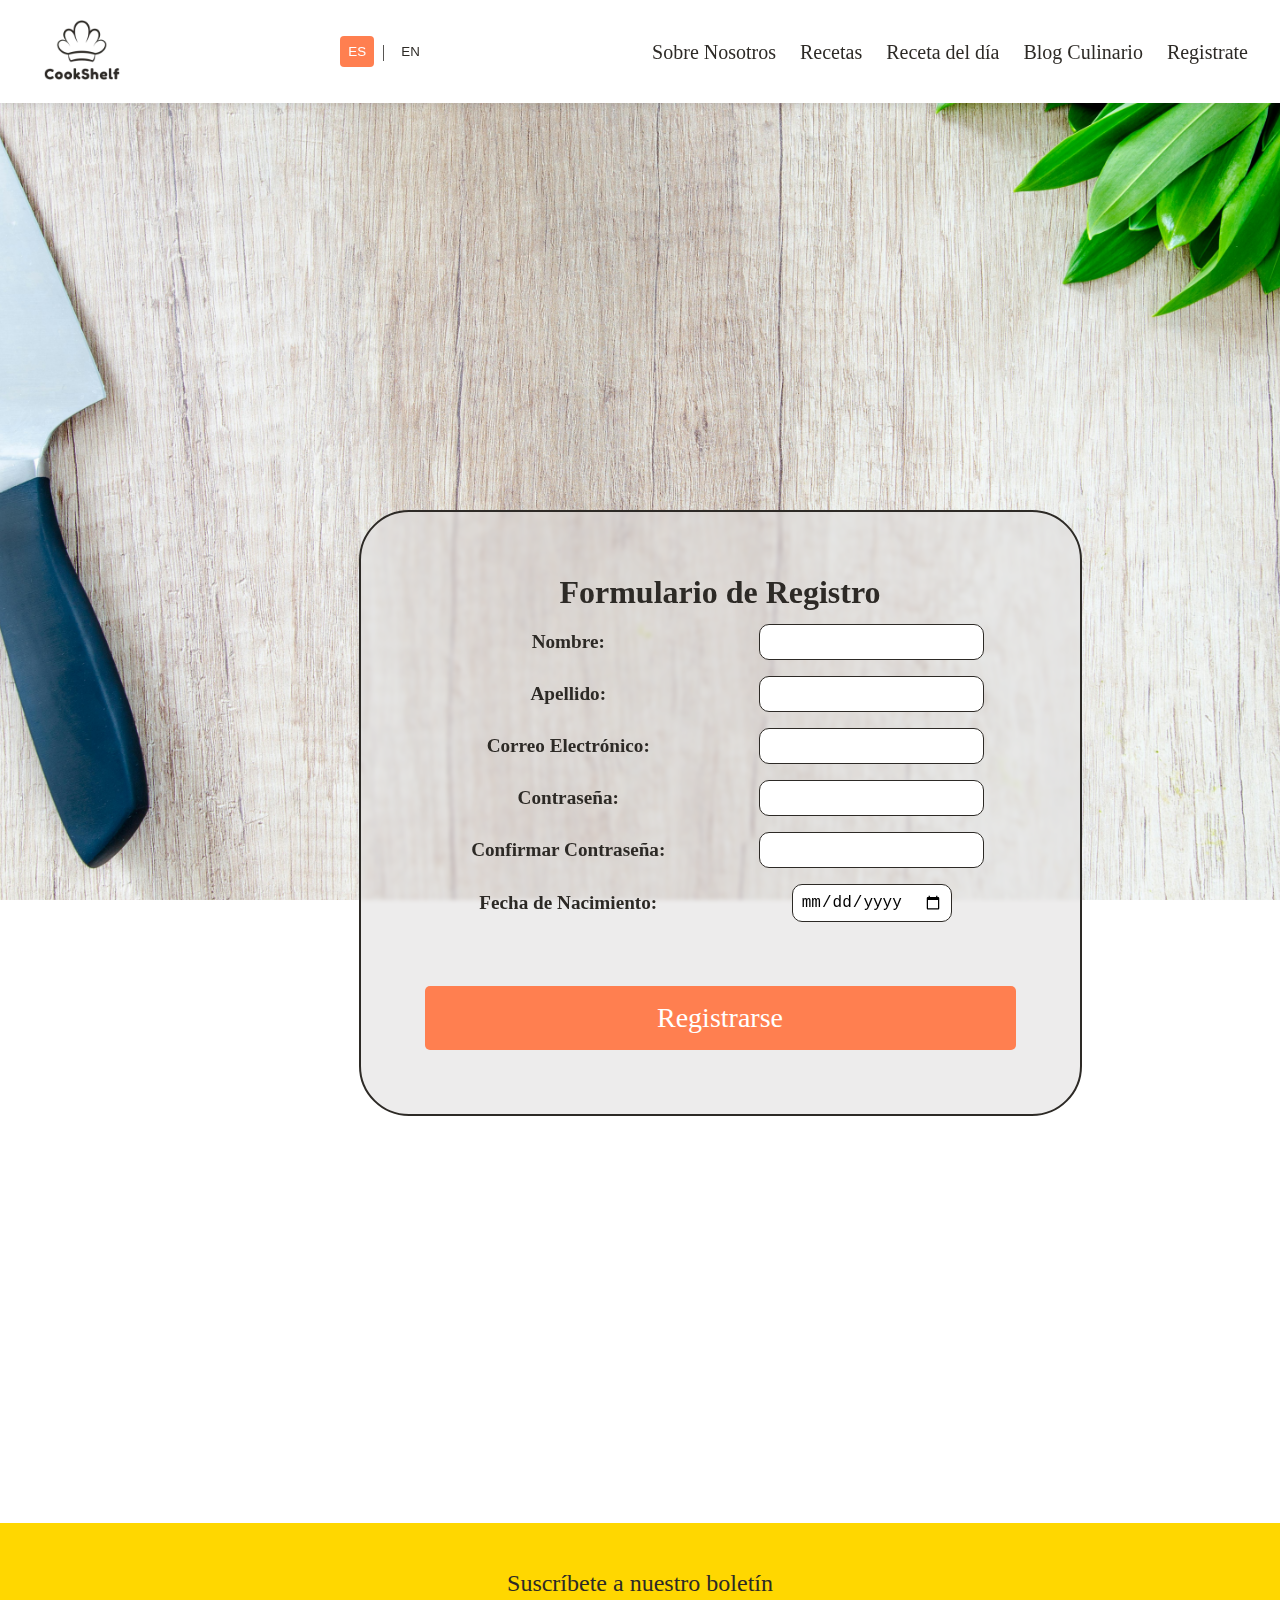
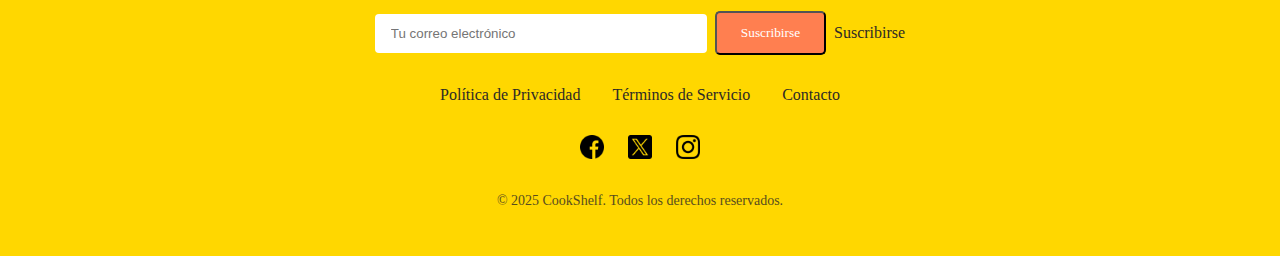
<file: pages/registro.html>
<!DOCTYPE html>
<html lang="en">
  <head>
    <meta charset="UTF-8" />
    <meta name="viewport" content="width=device-width, initial-scale=1.0" />
    <link rel="stylesheet" href="../css/reset.css" />
    <link rel="stylesheet" href="../sass/components/navbar.css" />
    <link rel="stylesheet" href="../sass//components/footer.css" />
    <link rel="stylesheet" href="../sass/pages/registro.css" />
    <link rel="icon" href="../img/favicon.ico" type="image/x-icon" />
    <link
      href="https://fonts.googleapis.com/css2?family=Merriweather:wght@400;700&family=Roboto:wght@300;400;500&display=swap"
      rel="stylesheet"
    />
    <title>Registrate</title>
  </head>
  <body>
    <header class="navbar">
      <a href="../index.html">
        <img src="../img/Logo2NBG.png" alt="Logo pagina" class="navbar-logo" />
      </a>
      <div class="language-selector">
        <button class="language-btn" data-lang="es">ES</button>
        <span>|</span>
        <button class="language-btn" data-lang="en">EN</button>
      </div>
      <nav>
        <ul class="navbar-list">
          <li class="navbar-item">
            <a href="../pages/SobreNosotros.html" data-i18n="navSobreNosotros"
              >Sobre Nosotros</a
            >
          </li>
          <li class="navbar-item">
            <a href="../pages/recetas.html" data-i18n="navRecetas">Recetas</a>
          </li>
          <li class="navbar-item">
            <a href="../pages/recetaDia.html" data-i18n="navRecetaDia"
              >Receta del día</a
            >
          </li>
          <li class="navbar-item">
            <a href="../pages/blog.html" data-i18n="navBlog">Blog Culinario</a>
          </li>
          <li class="navbar-item">
            <a href="../pages/registro.html" data-i18n="navRegistro"
              >Registrate</a
            >
          </li>
        </ul>
      </nav>
    </header>
    <main class="main-content">
      <section class="registration-form section-anterior">
        <h2 data-i18n="formTitle">Formulario de Registro</h2>
        <form id="registration-form" action="#" method="post">
          <div class="form-group">
            <label for="nombre" data-i18n="labelNombre">Nombre:</label>
            <input type="text" id="nombre" name="nombre" required />
          </div>
          <div class="form-group">
            <label for="apellido" data-i18n="labelApellido">Apellido:</label>
            <input type="text" id="apellido" name="apellido" required />
          </div>
          <div class="form-group">
            <label for="email" data-i18n="labelEmail"
              >Correo Electrónico:</label
            >
            <input type="email" id="email" name="email" required />
          </div>
          <div class="form-group">
            <label for="password" data-i18n="labelPassword">Contraseña:</label>
            <input type="password" id="password" name="password" required />
          </div>
          <div class="form-group">
            <label for="confirm-password" data-i18n="labelConfirmPassword"
              >Confirmar Contraseña:</label
            >
            <input
              type="password"
              id="confirm-password"
              name="confirm-password"
              required
            />
          </div>
          <div class="form-group">
            <label for="fecha-nacimiento" data-i18n="labelFechaNacimiento"
              >Fecha de Nacimiento:</label
            >
            <input
              type="date"
              id="fecha-nacimiento"
              name="fecha-nacimiento"
              required
            />
          </div>
          <button
            type="submit"
            class="submit-button"
            data-i18n="btnRegistrarse"
          >
            Registrarse
          </button>
        </form>
      </section>
      <div id="modal-confirmacion" class="modal">
        <div class="modal-content">
          <span class="modal-close">&times;</span>
          <p data-i18n="modalConfirmacion">
            ¿Estás seguro de que deseas registrarte?
          </p>
          <button
            id="confirmar-registro"
            class="modal-button"
            data-i18n="btnConfirmar"
          >
            Confirmar
          </button>
          <button
            id="cancelar-registro"
            class="modal-button"
            data-i18n="btnCancelar"
          >
            Cancelar
          </button>
        </div>
      </div>
    </main>
    <footer class="footer">
      <div class="footer-content">
        <div class="footer-newsletter">
          <h3 class="footer-newsletter-title" data-i18n="footerNewsletter">
            Suscríbete a nuestro boletín
          </h3>
          <form action="#" method="post">
            <input
              type="email"
              name="email"
              placeholder="Tu correo electrónico"
              required
              class="footer-newsletter-input"
              data-i18n="footerEmail"
            />
            <button type="submit" class="footer-newsletter-button" data-i18n="footerSuscribirse">Suscribirse</button>
              Suscribirse
            </button>
          </form>
        </div>
        <ul class="footer-links-list">
          <li class="footer-links-item">
            <a href="" data-i18n="footerPrivacidad">Política de Privacidad</a>
          </li>
          <li class="footer-links-item"><a href="" data-i18n="footerTerminos">Términos de Servicio</a></li>
          <li class="footer-links-item"><a href="" data-i18n="footerContacto">Contacto</a></li>
        </ul>
        <div class="footer-social">
          <a href="https://www.facebook.com" target="_blank"
            ><img
              src="../img/icons/facebook.png"
              alt="Facebook"
              class="footer-social-icon"
          /></a>
          <a href="https://www.twitter.com" target="_blank"
            ><img
              src="../img/icons/twitter.png"
              alt="Twitter"
              class="footer-social-icon"
          /></a>
          <a href="https://www.instagram.com" target="_blank"
            ><img
              src="../img/icons/instagram.png"
              alt="Instagram"
              class="footer-social-icon"
          /></a>
        </div>
      </div>
      <p class="footer-copyright" data-i18n="footerCopyright">&copy; © 2025 CookShelf. Todos los derechos reservados.</p>
    </footer>

    <script>
      document.addEventListener("DOMContentLoaded", function () {
        const form = document.getElementById("registration-form");
        const modal = (document.getElementById(
          "modal-confirmacion"
        ).style.display = "none");

        const modalClose = document.querySelector(".modal-close");
        const confirmarRegistro = document.getElementById("confirmar-registro");
        const cancelarRegistro = document.getElementById("cancelar-registro");
        const progressBarFill = document.querySelector(".progress-bar-fill");

        form.addEventListener("submit", function (event) {
          event.preventDefault();
          let valid = true;
          const email = document.getElementById("email");
          const password = document.getElementById("password");
          const confirmPassword = document.getElementById("confirm-password");

          // Validar email
          if (!email.value.includes("@")) {
            alert("Por favor, introduce un correo electrónico válido.");
            valid = false;
          }

          // Validar contraseñas
          if (password.value !== confirmPassword.value) {
            alert("Las contraseñas no coinciden.");
            valid = false;
          }

          if (valid) {
            modal.style.display = "block";
          }
        });

        form.addEventListener("input", function () {
          const formElements = this.querySelectorAll(
            "input[type='text'], input[type='email'], input[type='password'], input[type='date']"
          );
          let filledElements = 0;
          formElements.forEach((element) => {
            if (element.value.trim() !== "") {
              filledElements++;
            }
          });
          const progress = (filledElements / formElements.length) * 100;
          progressBarFill.style.width = progress + "%";
        });

        confirmarRegistro.addEventListener("click", function () {
          form.submit();
        });

        cancelarRegistro.addEventListener("click", function () {
          modal.style.display = "none";
        });

        modalClose.addEventListener("click", function () {
          modal.style.display = "none";
        });

        window.addEventListener("click", function (event) {
          if (event.target === modal) {
            modal.style.display = "none";
          }
        });
      });
    </script>
    <script src="../js/translations.js"></script>
  </body>
</html>
</file>
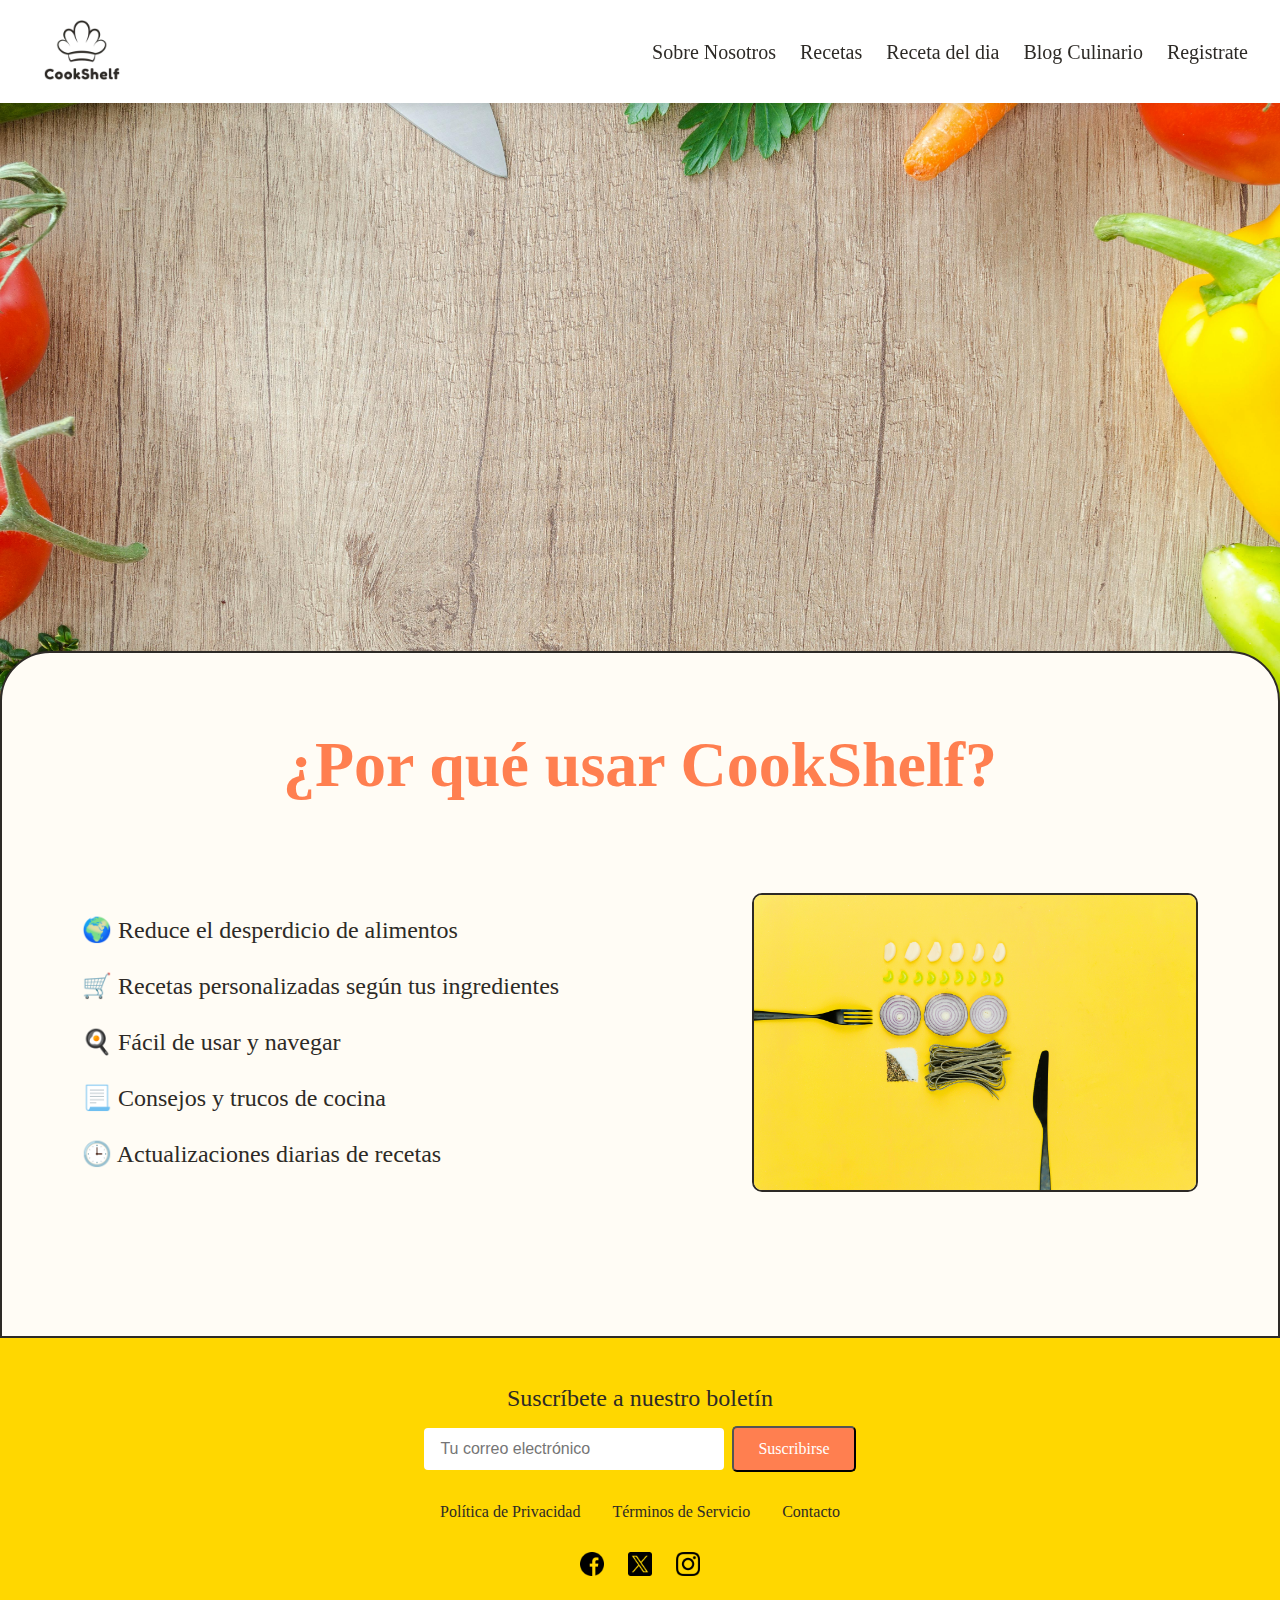
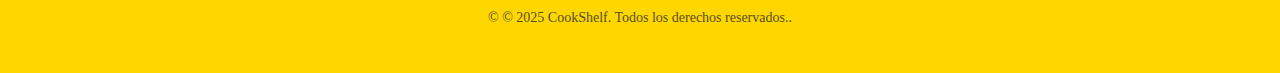
<file: pages/SobreNosotros.html>
<!DOCTYPE html>
<html lang="en">
<head>
    <meta charset="UTF-8">
     <!-- Metadatos SEO básicos -->
     <meta name="description" content="Conoce a CookShelf, tu compañero perfecto para cocinar. Descubre nuestra misión de reducir el desperdicio de alimentos y ayudarte a crear deliciosas comidas con lo que ya tienes en tu cocina." />
     <meta name="keywords" content="sobre nosotros, CookShelf, misión, valores, desperdicio cero, cocina sostenible, recetas personalizadas" />
     <meta name="author" content="Equipo CookShelf" />
     <meta name="viewport" content="width=device-width, initial-scale=1.0">
     <meta name="robots" content="index, follow" />
     <link rel="canonical" href="https://www.cookshelf.com/pages/SobreNosotros.html" />
     
     <!-- Open Graph / Facebook -->
     <meta property="og:type" content="website" />
     <meta property="og:url" content="https://www.cookshelf.com/pages/SobreNosotros.html" />
     <meta property="og:title" content="Sobre Nosotros - CookShelf" />
     <meta property="og:description" content="Conoce la misión de CookShelf y descubre cómo ayudamos a reducir el desperdicio de alimentos mientras disfrutas de deliciosas recetas." />
     <meta property="og:image" content="https://www.cookshelf.com/img/why.jpg" />
     <meta property="og:site_name" content="CookShelf" />
     
     <!-- Twitter -->
     <meta name="twitter:card" content="summary_large_image" />
     <meta name="twitter:url" content="https://www.cookshelf.com/pages/SobreNosotros.html" />
     <meta name="twitter:title" content="Sobre Nosotros - CookShelf" />
     <meta name="twitter:description" content="Conoce la misión de CookShelf y descubre cómo ayudamos a reducir el desperdicio de alimentos mientras disfrutas de deliciosas recetas." />
     <meta name="twitter:image" content="https://www.cookshelf.com/img/why.jpg" />
     
     <!-- Recursos CSS existentes -->
    <meta name="viewport" content="width=device-width, initial-scale=1.0">
    <link rel="stylesheet" href="../css/reset.css">
    <link rel="stylesheet" href="../sass/components/navbar.css">
    <link rel="stylesheet" href="../sass/components/footer.css">
    <link rel="stylesheet" href="../sass/pages/nosotros.css">
    <link rel="icon" href="../img/favicon.ico" type="image/x-icon">
    <link href="https://fonts.googleapis.com/css2?family=Merriweather:wght@400;700&family=Roboto:wght@300;400;500&display=swap" rel="stylesheet">
    <title>Sobre Nosotros</title>
</head>
<body>
    <header class="navbar">
        <a href="../index.html">
            <img src="../img/Logo2NBG.png" alt="Logo pagina" class="navbar-logo" />
          </a>
        <nav>
            <ul class="navbar-list">
                <li class="navbar-item"><a href="../pages/SobreNosotros.html">Sobre Nosotros</a></li>
                <li class="navbar-item"><a href="../pages/recetas.html">Recetas</a></li>
                <li class="navbar-item"><a href="../pages/recetaDia.html">Receta del dia</a></li>
                <li class="navbar-item">
                    <a href="../pages/blog.html" data-i18n="navBlog">Blog Culinario</a>
                  </li>
                <li class="navbar-item"><a href="../pages/registro.html">Registrate</a></li>
            </ul>
        </nav>
    </header>
    <main>
       <!-- Sección de bienvenida con microdatos de Organization -->
       <section class="welcome-section fade-in" itemscope itemtype="https://schema.org/Organization">
            <meta itemprop="url" content="https://www.cookshelf.com">
            <link itemprop="logo" href="https://www.cookshelf.com/img/Logo2NBG.png">
            <h1 class="welcome-title" itemprop="name">Bienvenido a CookShelf</h1>
            <h2 class="welcome-slogan" itemprop="slogan">Tu compañero de cocina perfecto</h2>
            <p class="welcome-description" itemprop="description">En CookShelf, creemos que cocinar debería ser fácil, creativo y sin desperdicios. Nuestra misión es ayudarte a descubrir recetas deliciosas usando exactamente lo que ya tienes en tu cocina.</p>
        </section>
         <!-- Sección Por qué usar con microdatos de Service -->
         <section class="why-use-section section-anterior" itemscope itemtype="https://schema.org/Service">
            <h2 class="why-use-title" itemprop="name">¿Por qué usar CookShelf?</h2>
            <div class="why-use-content">
                <ul class="why-use-list">
                    <li class="why-use-item" itemprop="serviceType">🌍 Reduce el desperdicio de alimentos</li>
                    <li class="why-use-item" itemprop="serviceType">🛒 Recetas personalizadas según tus ingredientes</li>
                    <li class="why-use-item" itemprop="serviceType">🍳 Fácil de usar y navegar</li>
                    <li class="why-use-item" itemprop="serviceType">&#128195 Consejos y trucos de cocina</li>
                    <li class="why-use-item" itemprop="serviceType">&#128338 Actualizaciones diarias de recetas</li>
                </ul>
                <img src="../img/why.jpg" alt="Razones para usar CookShelf" class="why-use-image" itemprop="image">
            </div>
        </section>
    <footer class="footer">
        <div class="footer-content">
            <div class="footer-newsletter">
                <h3 class="footer-newsletter-title">Suscríbete a nuestro boletín</h3>
                <form action="#" method="post">
                <input type="email" name="email" placeholder="Tu correo electrónico" required class="footer-newsletter-input">
                <button type="submit" class="footer-newsletter-button">Suscribirse</button>
                </form>
            </div>
            <ul class="footer-links-list">
                <li class="footer-links-item"><a href="">Política de Privacidad</a></li>
                <li class="footer-links-item"><a href="">Términos de Servicio</a></li>
                <li class="footer-links-item"><a href="">Contacto</a></li>
            </ul>
            <div class="footer-social">
                <a href="https://www.facebook.com" target="_blank"><img src="../img/icons/facebook.png" alt="Facebook" class="footer-social-icon"></a>
                <a href="https://www.twitter.com" target="_blank"><img src="../img/icons/twitter.png" alt="Twitter" class="footer-social-icon"></a>
                <a href="https://www.instagram.com" target="_blank"><img src="../img/icons/instagram.png" alt="Instagram" class="footer-social-icon"></a>
            </div>
        </div>
        <p class="footer-copyright">&copy; © 2025 CookShelf. Todos los derechos reservados..</p>
    </footer>
</body>
</html>
</file>
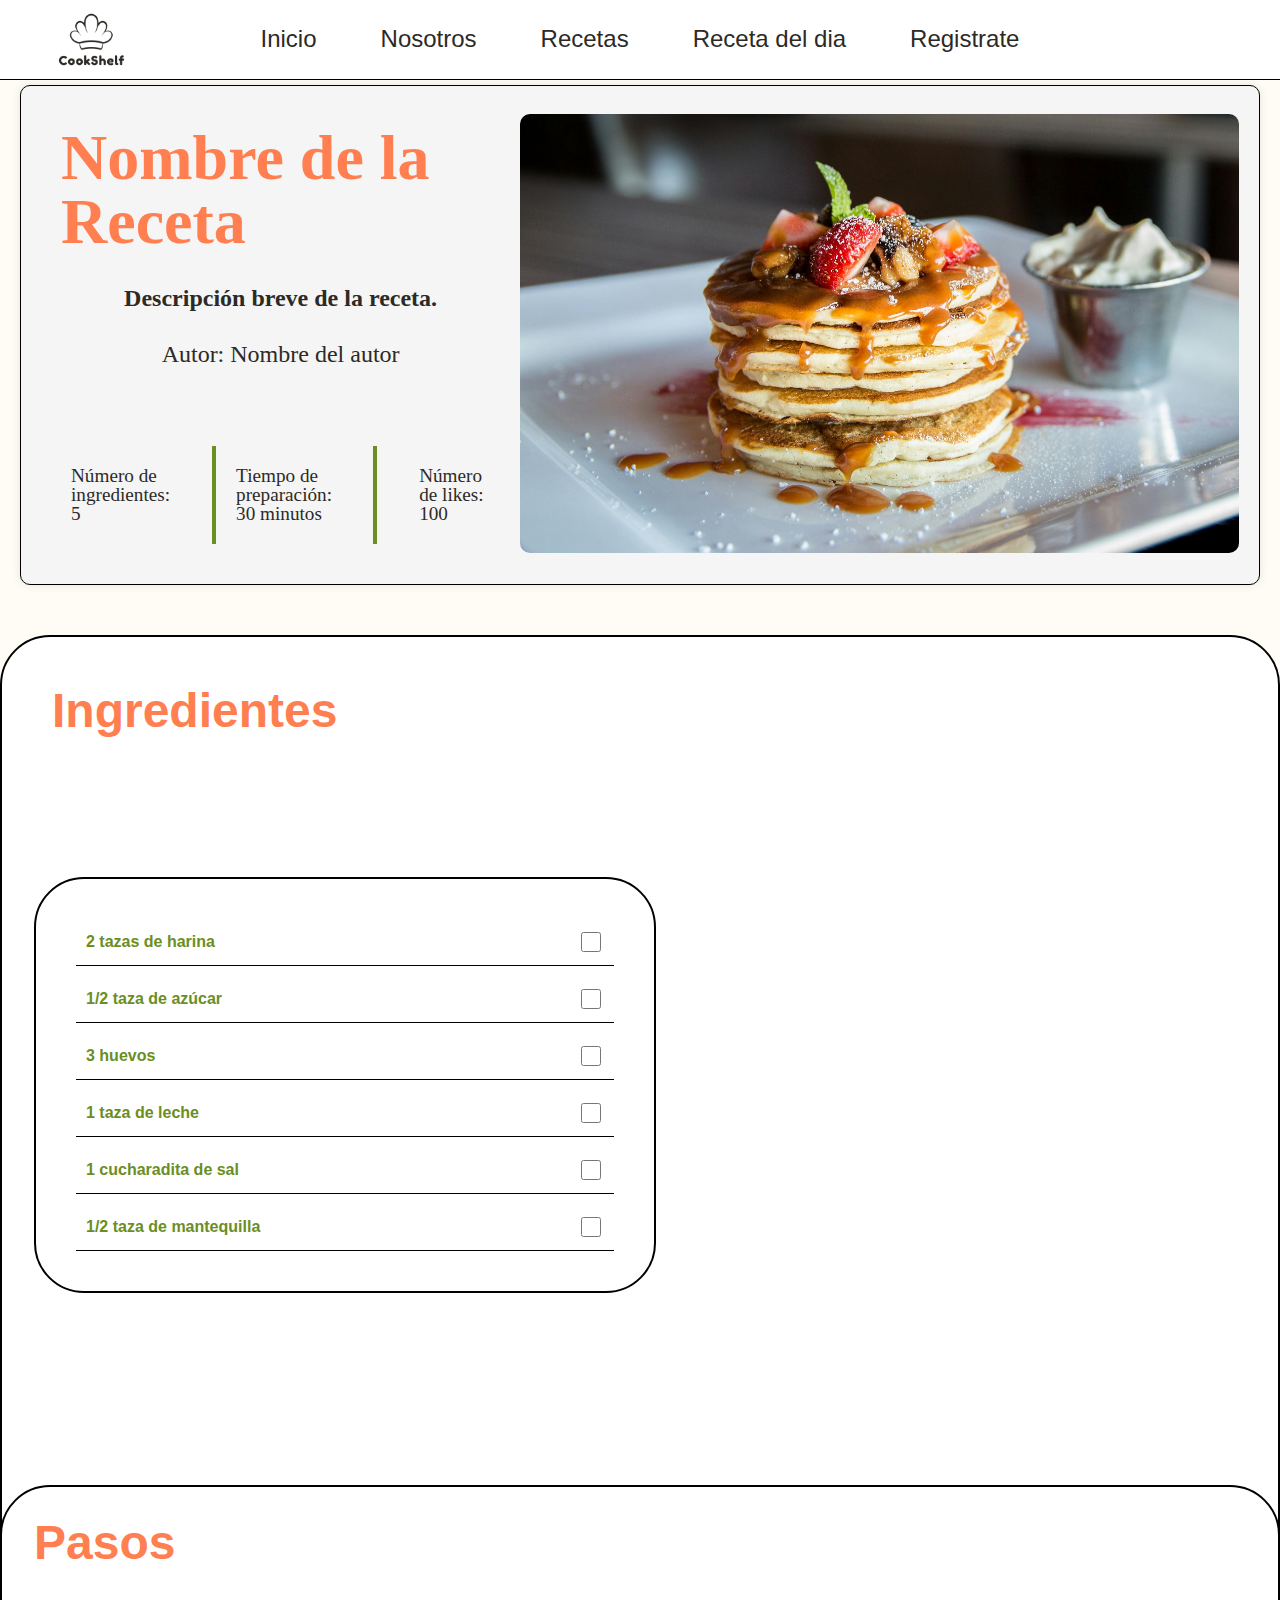
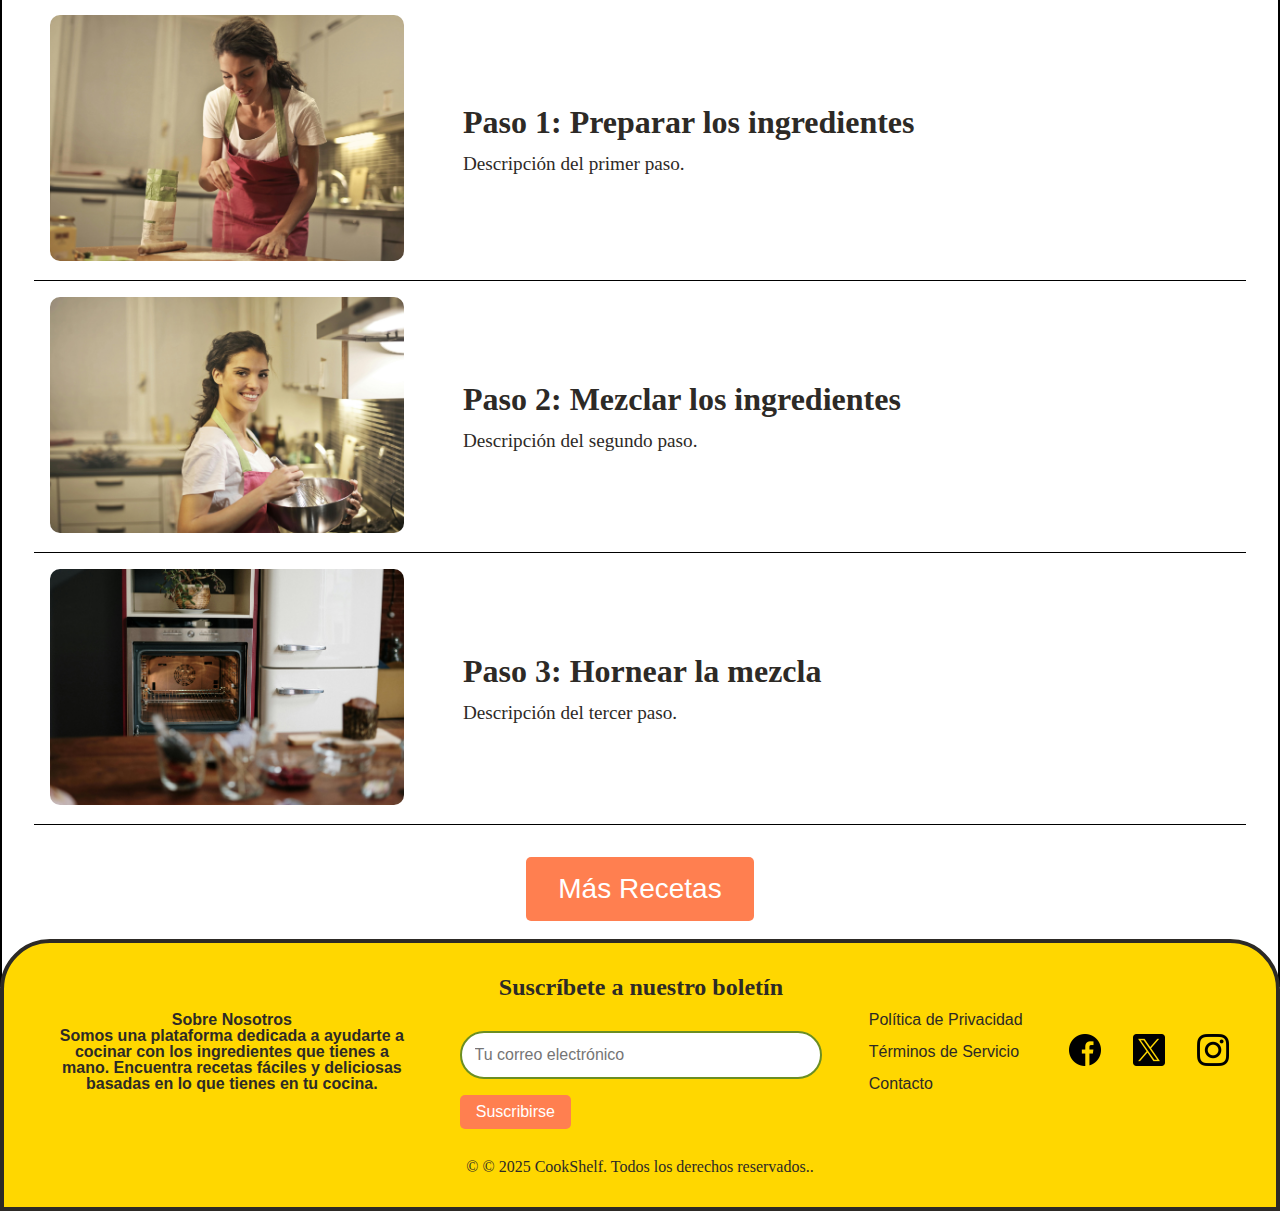
<file: v1/pages/recetaDia.html>
<!DOCTYPE html>
<html lang="en">
<head>
    <meta charset="UTF-8">
    <meta name="viewport" content="width=device-width, initial-scale=1.0">
    <link rel="stylesheet" href="../css/reset.css">
    <link rel="stylesheet" href="../css/navbar.css">
    <link rel="stylesheet" href="../css/recetasDia.css">
    <link rel="stylesheet" href="../css/footer.css">
    <link rel="icon" href="../img/favicon.ico" type="image/x-icon">
    <title>Receta del dia</title>
</head>
<body>
    <header class="navbar">
        <img src="../img/Logo2NBG.png" alt="Logo pagina" class="navbar-logo">
        <nav>
            <ul class="navbar-list">
                <li class="navbar-item"><a href="../index.html">Inicio</a></li>
                <li class="navbar-item"><a href="../pages/SobreNosotros.html">Nosotros</a></li>
                <li class="navbar-item"><a href="../pages/recetas.html">Recetas</a></li>
                <li class="navbar-item"><a href="../pages/recetaDia.html">Receta del dia</a></li>
                <li class="navbar-item"><a href="../pages/registro.html">Registrate</a></li>
            </ul>
        </nav>
    </header>
    <main>
        <section class="receta-dia">
            <div class="receta-imagen">
                <img src="../img/recetas/receta.jpg" alt="Imagen de la receta del dia">
            </div>
            <div class="receta-detalles">
                <div class="receta-info">
                    <h2 class="receta-nombre">Nombre de la Receta</h2>
                    <p class="receta-descripcion">Descripción breve de la receta.</p>
                    <p class="receta-autor">Autor: Nombre del autor</p>
                </div>
                <div class="receta-metadata">
                    <p class="receta-ingredientes">Número de ingredientes: 5</p>
                    <p class="receta-tiempo">Tiempo de preparación: 30 minutos</p>
                    <p class="receta-likes">Número de likes: 100</p>
                </div>
            </div>
        </section>
        <section class="ingredientes">
            <h1>Ingredientes</h1>
            <ul class="lista-ingredientes">
                
                <li class="ingrediente"><input type="checkbox" class="checkbox" id="ingrediente1"><label for="ingrediente1">2 tazas de harina</label></li>
                <li class="ingrediente"><input type="checkbox" class="checkbox" id="ingrediente2"><label for="ingrediente2">1/2 taza de azúcar</label></li>
                <li class="ingrediente"><input type="checkbox" class="checkbox" id="ingrediente3"><label for="ingrediente3">3 huevos</label></li>
                <li class="ingrediente"><input type="checkbox" class="checkbox" id="ingrediente4"><label for="ingrediente4">1 taza de leche</label></li>
                <li class="ingrediente"><input type="checkbox" class="checkbox" id="ingrediente5"><label for="ingrediente5">1 cucharadita de sal</label></li>
                <li class="ingrediente"><input type="checkbox" class="checkbox" id="ingrediente6"><label for="ingrediente6">1/2 taza de mantequilla</label></li>
            </ul>
        </section>
        <section class="pasos">
            <h1>Pasos</h1>
            <div class="paso">
                <div class="paso-imagen">
                    <img src="../img/pasos/paso1.jpg" alt="Paso 1">
                </div>
                <div class="paso-detalles">
                    <h2 class="paso-titulo">Paso 1: Preparar los ingredientes</h2>
                    <p class="paso-descripcion">Descripción del primer paso.</p>
                </div>
            </div>
            <div class="paso">
                <div class="paso-imagen">
                    <img src="../img/pasos/paso2.jpg" alt="Paso 2">
                </div>
                <div class="paso-detalles">
                    <h2 class="paso-titulo">Paso 2: Mezclar los ingredientes</h2>
                    <p class="paso-descripcion">Descripción del segundo paso.</p>
                </div>
            </div>
            <div class="paso">
                <div class="paso-imagen">
                    <img src="../img/pasos/paso3.jpg" alt="Paso 3">
                </div>
                <div class="paso-detalles">
                    <h2 class="paso-titulo">Paso 3: Hornear la mezcla</h2>
                    <p class="paso-descripcion">Descripción del tercer paso.</p>
                </div>
            </div>
            <div class="recetas-button-container">
                <button onclick="location.href='recetas.html'" class="recetas-button">Más Recetas</button>
            </div>
        </section>
    </main>
    <footer class="footer">
        <div class="footer-content">
            <div class="footer-about">
                <h3>Sobre Nosotros</h3>
                <p>Somos una plataforma dedicada a ayudarte a cocinar con los ingredientes que tienes a mano. Encuentra recetas fáciles y deliciosas basadas en lo que tienes en tu cocina.</p>
            </div>
            <div class="footer-newsletter">
                <h3 class="footer-newsletter-title">Suscríbete a nuestro boletín</h3>
                <form action="#" method="post">
                <input type="email" name="email" placeholder="Tu correo electrónico" required class="footer-newsletter-input">
                <button type="submit" class="footer-newsletter-button">Suscribirse</button>
                </form>
            </div>
            <ul class="footer-links-list">
                <li class="footer-links-item"><a href="">Política de Privacidad</a></li>
                <li class="footer-links-item"><a href="">Términos de Servicio</a></li>
                <li class="footer-links-item"><a href="">Contacto</a></li>
            </ul>
            <div class="footer-social">
                <a href="https://www.facebook.com" target="_blank"><img src="../img/icons/facebook.png" alt="Facebook" class="footer-social-icon"></a>
                <a href="https://www.twitter.com" target="_blank"><img src="../img/icons/twitter.png" alt="Twitter" class="footer-social-icon"></a>
                <a href="https://www.instagram.com" target="_blank"><img src="../img/icons/instagram.png" alt="Instagram" class="footer-social-icon"></a>
            </div>
        </div>
        <p class="footer-copyright">&copy; © 2025 CookShelf. Todos los derechos reservados..</p>
    </footer>
</body>
</html>
</file>
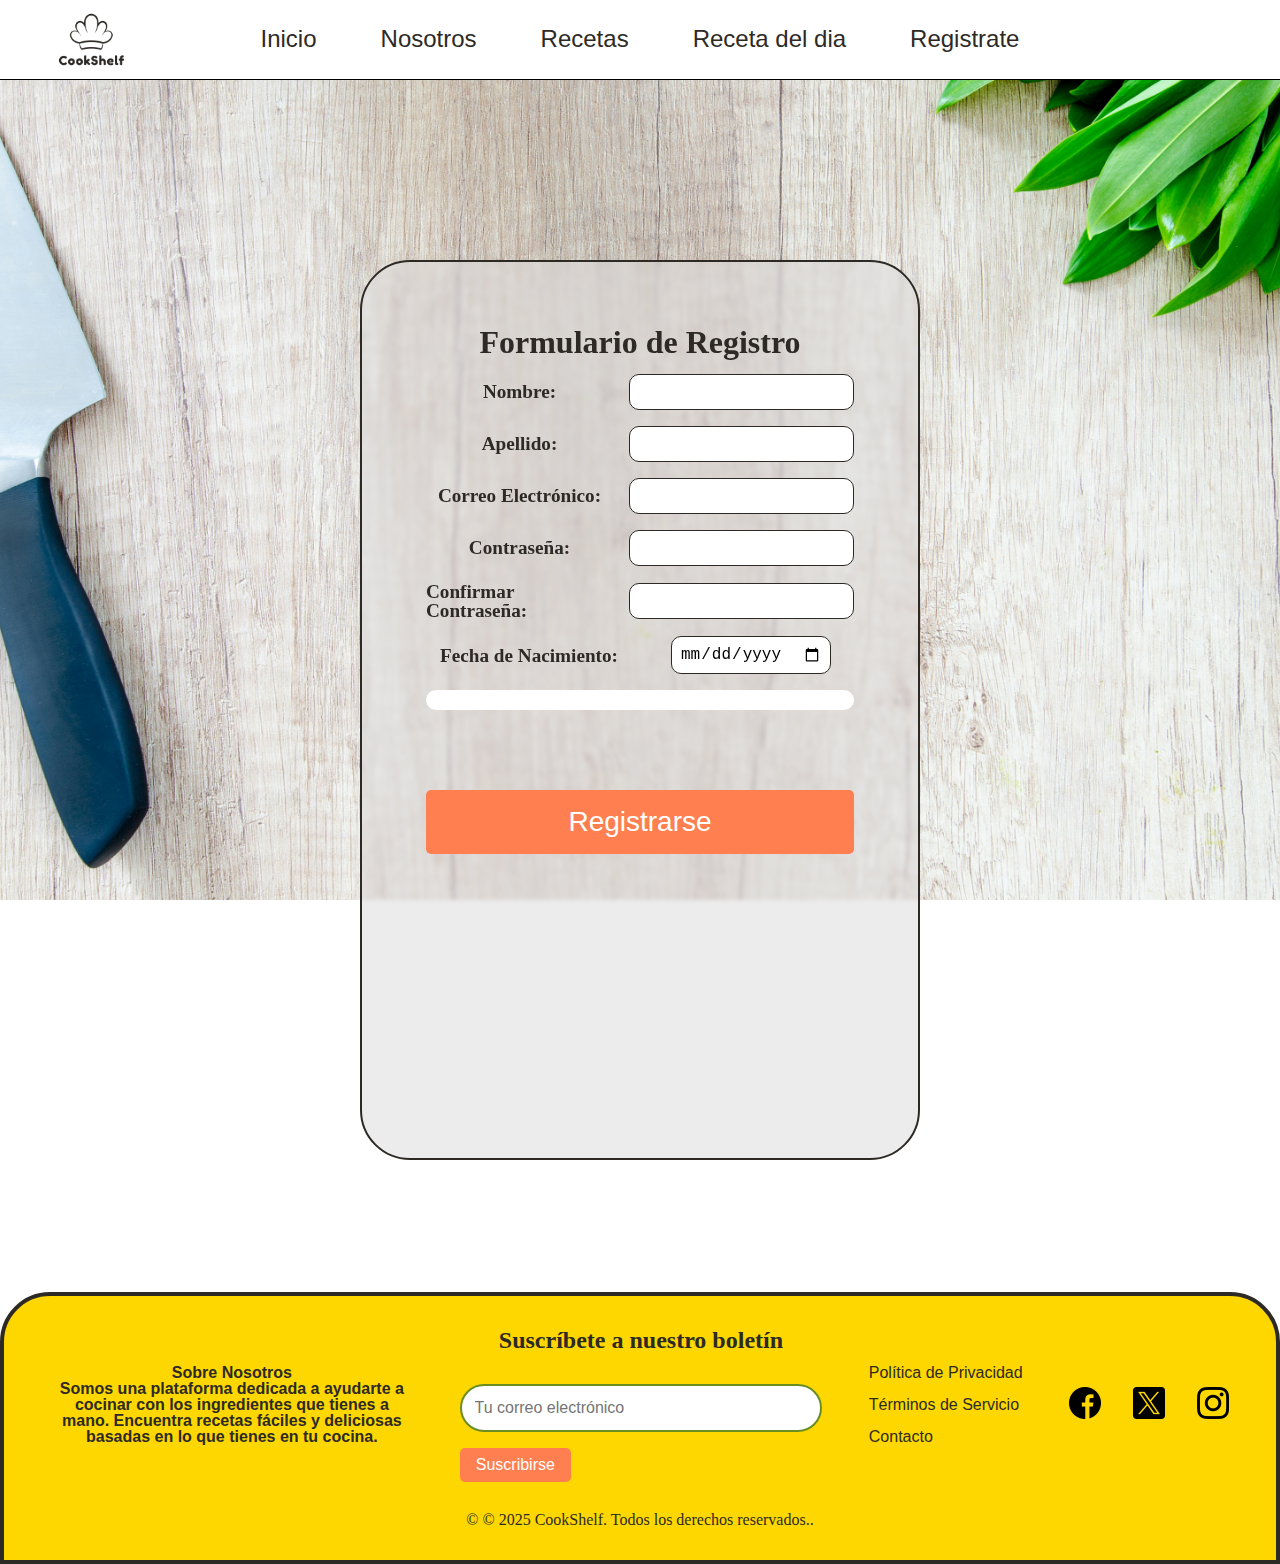
<file: v1/pages/registro.html>
<!DOCTYPE html>
<html lang="en">
  <head>
    <meta charset="UTF-8" />
    <meta name="viewport" content="width=device-width, initial-scale=1.0" />
    <link rel="stylesheet" href="../css/reset.css" />
    <link rel="stylesheet" href="../css/navbar.css" />
    <link rel="stylesheet" href="../css/footer.css" />
    <link rel="stylesheet" href="../css/registro.css" />
    <link rel="icon" href="../img/favicon.ico" type="image/x-icon" />
    <title>Registrate</title>
  </head>
  <body>
    <header class="navbar">
      <img src="../img/Logo2NBG.png" alt="Logo pagina" class="navbar-logo" />
      <nav>
        <ul class="navbar-list">
          <li class="navbar-item"><a href="../index.html">Inicio</a></li>
          <li class="navbar-item">
            <a href="../pages/SobreNosotros.html">Nosotros</a>
          </li>
          <li class="navbar-item">
            <a href="../pages/recetas.html">Recetas</a>
          </li>
          <li class="navbar-item">
            <a href="../pages/recetaDia.html">Receta del dia</a>
          </li>
          <li class="navbar-item">
            <a href="../pages/registro.html">Registrate</a>
          </li>
        </ul>
      </nav>
    </header>
    <main class="main-content">
      <section class="registration-form">
        <h2>Formulario de Registro</h2>
        <form action="#" method="post">
          <div class="form-group">
            <label for="nombre">Nombre:</label>
            <input type="text" id="nombre" name="nombre" required />
          </div>
          <div class="form-group">
            <label for="apellido">Apellido:</label>
            <input type="text" id="apellido" name="apellido" required />
          </div>
          <div class="form-group">
            <label for="email">Correo Electrónico:</label>
            <input type="email" id="email" name="email" required />
          </div>
          <div class="form-group">
            <label for="password">Contraseña:</label>
            <input type="password" id="password" name="password" required />
          </div>
          <div class="form-group">
            <label for="confirm-password">Confirmar Contraseña:</label>
            <input
              type="password"
              id="confirm-password"
              name="confirm-password"
              required
            />
          </div>
          <div class="form-group">
            <label for="fecha-nacimiento">Fecha de Nacimiento:</label>
            <input
              type="date"
              id="fecha-nacimiento"
              name="fecha-nacimiento"
              required
            />
          </div>
          <div class="progress-bar">
            <div class="progress-bar-fill"></div>
          </div>
          <button type="submit" class="submit-button">Registrarse</button>
        </form>
      </section>
    </main>
    <footer class="footer">
      <div class="footer-content">
        <div class="footer-about">
          <h3>Sobre Nosotros</h3>
          <p>
            Somos una plataforma dedicada a ayudarte a cocinar con los
            ingredientes que tienes a mano. Encuentra recetas fáciles y
            deliciosas basadas en lo que tienes en tu cocina.
          </p>
        </div>
        <div class="footer-newsletter">
          <h3 class="footer-newsletter-title">Suscríbete a nuestro boletín</h3>
          <form action="#" method="post">
            <input
              type="email"
              name="email"
              placeholder="Tu correo electrónico"
              required
              class="footer-newsletter-input"
            />
            <button type="submit" class="footer-newsletter-button">
              Suscribirse
            </button>
          </form>
        </div>
        <ul class="footer-links-list">
          <li class="footer-links-item">
            <a href="">Política de Privacidad</a>
          </li>
          <li class="footer-links-item"><a href="">Términos de Servicio</a></li>
          <li class="footer-links-item"><a href="">Contacto</a></li>
        </ul>
        <div class="footer-social">
          <a href="https://www.facebook.com" target="_blank"
            ><img
              src="../img/icons/facebook.png"
              alt="Facebook"
              class="footer-social-icon"
          /></a>
          <a href="https://www.twitter.com" target="_blank"
            ><img
              src="../img/icons/twitter.png"
              alt="Twitter"
              class="footer-social-icon"
          /></a>
          <a href="https://www.instagram.com" target="_blank"
            ><img
              src="../img/icons/instagram.png"
              alt="Instagram"
              class="footer-social-icon"
          /></a>
        </div>
      </div>
      <p class="footer-copyright">
        &copy; © 2025 CookShelf. Todos los derechos reservados..
      </p>
    </footer>

    <script>
      document
        .querySelector(".registration-form")
        .addEventListener("submit", function (event) {
          let valid = true;
          const email = document.getElementById("email");
          const password = document.getElementById("password");
          const confirmPassword = document.getElementById("confirm-password");

          // Validar email
          if (!email.value.includes("@")) {
            alert("Por favor, introduce un correo electrónico válido.");
            valid = false;
          }

          // Validar contraseñas
          if (password.value !== confirmPassword.value) {
            alert("Las contraseñas no coinciden.");
            valid = false;
          }

          if (!valid) {
            event.preventDefault(); // Evitar el envío del formulario
          }
        });

      document
        .querySelector(".registration-form")
        .addEventListener("input", function () {
          const formElements = this.querySelectorAll("input, select, textarea");
          let filledElements = 0;
          formElements.forEach((element) => {
            if (element.type !== "submit" && element.value.trim() !== "") {
              filledElements++;
            }
          });
          const progress = (filledElements / (formElements.length - 1)) * 100;
          document.querySelector(".progress-bar-fill").style.width =
            progress + "%";
        });
    </script>
  </body>
</html>
</file>
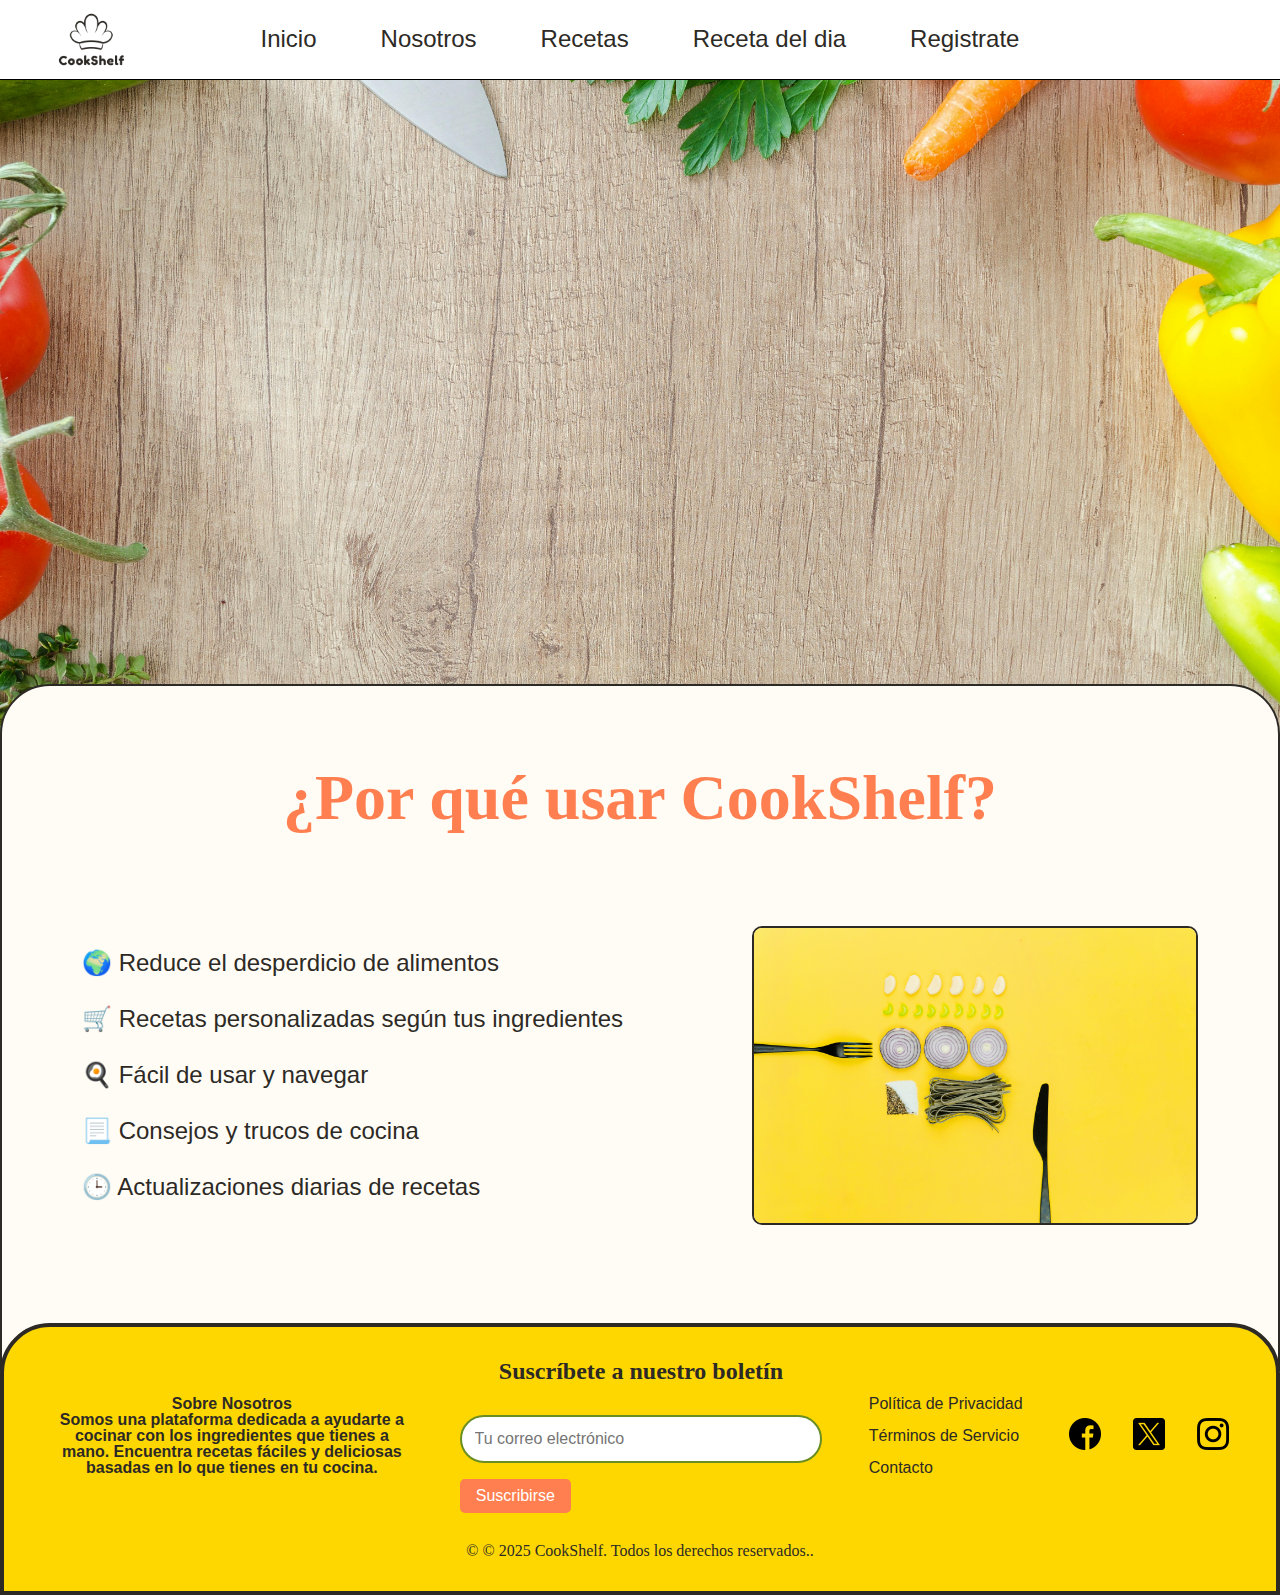
<file: v1/pages/SobreNosotros.html>
<!DOCTYPE html>
<html lang="en">
<head>
    <meta charset="UTF-8">
    <meta name="viewport" content="width=device-width, initial-scale=1.0">
    <link rel="stylesheet" href="../css/reset.css">
    <link rel="stylesheet" href="../css/navbar.css">
    <link rel="stylesheet" href="../css/footer.css">
    <link rel="stylesheet" href="../css/nosotros.css">
    <link rel="icon" href="../img/favicon.ico" type="image/x-icon">
    <title>Sobre Nosotros</title>
</head>
<body>
    <header class="navbar">
        <img src="../img/Logo2NBG.png" alt="Logo pagina" class="navbar-logo">
        <nav>
            <ul class="navbar-list">
                <li class="navbar-item"><a href="../index.html">Inicio</a></li>
                <li class="navbar-item"><a href="../pages/SobreNosotros.html">Nosotros</a></li>
                <li class="navbar-item"><a href="../pages/recetas.html">Recetas</a></li>
                <li class="navbar-item"><a href="../pages/recetaDia.html">Receta del dia</a></li>
                <li class="navbar-item"><a href="../pages/registro.html">Registrate</a></li>
            </ul>
        </nav>
    </header>
    <main>
        <section class="welcome-section fade-in">
            <h1 class="welcome-title">Bienvenido a CookShelf</h1>
            <h2 class="welcome-slogan">Tu compañero de cocina perfecto</h2>
            <p class="welcome-description">En CookShelf, creemos que cocinar debería ser fácil, creativo y sin desperdicios. Nuestra misión es ayudarte a descubrir recetas deliciosas usando exactamente lo que ya tienes en tu cocina.</p>
        </section>
        <section class="why-use-section">
            <h2 class="why-use-title">¿Por qué usar CookShelf?</h2>
            <div class="why-use-content">
                <ul class="why-use-list">
                    <li class="why-use-item">🌍 Reduce el desperdicio de alimentos</li>
                    <li class="why-use-item">🛒 Recetas personalizadas según tus ingredientes</li>
                    <li class="why-use-item">🍳 Fácil de usar y navegar</li>
                    <li class="why-use-item">&#128195 Consejos y trucos de cocina</li>
                    <li class="why-use-item">&#128338 Actualizaciones diarias de recetas</li>
                </ul>
                <img src="../img/why.jpg" alt="Razones para usar CookShelf" class="why-use-image">
            </div>
           
        </section>
    <footer class="footer">
        <div class="footer-content">
            <div class="footer-about">
                <h3>Sobre Nosotros</h3>
                <p>Somos una plataforma dedicada a ayudarte a cocinar con los ingredientes que tienes a mano. Encuentra recetas fáciles y deliciosas basadas en lo que tienes en tu cocina.</p>
            </div>
            <div class="footer-newsletter">
                <h3 class="footer-newsletter-title">Suscríbete a nuestro boletín</h3>
                <form action="#" method="post">
                <input type="email" name="email" placeholder="Tu correo electrónico" required class="footer-newsletter-input">
                <button type="submit" class="footer-newsletter-button">Suscribirse</button>
                </form>
            </div>
            <ul class="footer-links-list">
                <li class="footer-links-item"><a href="">Política de Privacidad</a></li>
                <li class="footer-links-item"><a href="">Términos de Servicio</a></li>
                <li class="footer-links-item"><a href="">Contacto</a></li>
            </ul>
            <div class="footer-social">
                <a href="https://www.facebook.com" target="_blank"><img src="../img/icons/facebook.png" alt="Facebook" class="footer-social-icon"></a>
                <a href="https://www.twitter.com" target="_blank"><img src="../img/icons/twitter.png" alt="Twitter" class="footer-social-icon"></a>
                <a href="https://www.instagram.com" target="_blank"><img src="../img/icons/instagram.png" alt="Instagram" class="footer-social-icon"></a>
            </div>
        </div>
        <p class="footer-copyright">&copy; © 2025 CookShelf. Todos los derechos reservados..</p>
    </footer>
</body>
</html>
</file>
<file: sass/pages/styles.css>
.language-selector {
  display: flex;
  align-items: center;
  gap: 0.5rem;
  margin-right: 1rem;
}
.language-selector span {
  color: #2d2a26;
}

.language-btn[data-lang=es] {
  background-color: transparent;
  color: #2d2a26;
  border: none;
  padding: 0.25rem 0.5rem;
  border-radius: 4px;
  cursor: pointer;
  text-transform: uppercase;
  font-weight: 600;
  transition: all 0.3s ease;
}
.language-btn[data-lang=es]:hover {
  background-color: #ff7f50;
  color: #ffffff;
  transform: scale(1.05);
}
.language-btn[data-lang=es].active {
  background-color: #ff7f50;
  color: #ffffff;
}

.language-btn[data-lang=en] {
  background-color: transparent;
  color: #2d2a26;
  border: none;
  padding: 0.25rem 0.5rem;
  border-radius: 4px;
  cursor: pointer;
  text-transform: uppercase;
  font-weight: 600;
  transition: all 0.3s ease;
}
.language-btn[data-lang=en]:hover {
  background-color: #ff7f50;
  color: #ffffff;
  transform: scale(1.05);
}
.language-btn[data-lang=en].active {
  background-color: #ff7f50;
  color: #ffffff;
}

@media (max-width: 576px) {
  .language-selector {
    margin: 0.5rem 0;
    justify-content: center;
  }
}
.contrast-btn {
  display: flex;
  align-items: center;
  gap: 5px;
  background-color: transparent;
  color: #2d2a26;
  border: none;
  padding: 0.25rem 0.5rem;
  border-radius: 4px;
  cursor: pointer;
  transition: all 0.3s ease;
}
.contrast-btn:hover {
  background-color: #ff7f50;
  color: #ffffff;
}
.contrast-btn.active {
  background-color: #ff7f50;
  color: #ffffff;
}

.contrast-icon {
  width: 20px;
  height: 20px;
}

.contrast-text {
  font-size: 0.875rem;
  font-weight: 600;
}

body.high-contrast {
  background-color: #000000;
  color: #ffffff;
}
body.high-contrast .navbar {
  background-color: #000000;
  border-bottom: 2px solid #ffffff;
}
body.high-contrast .navbar-list a {
  color: #ffffff;
}
body.high-contrast .navbar-list a:hover, body.high-contrast .navbar-list a.active {
  color: #ffff00;
}
body.high-contrast .navbar-list a:hover::after, body.high-contrast .navbar-list a.active::after {
  background-color: #ffff00;
}
body.high-contrast .hero {
  background-image: linear-gradient(rgba(0, 0, 0, 0.7), rgba(0, 0, 0, 0.7)), url("../../../img/heroBG.jpg");
}
body.high-contrast .hero-title {
  color: #ffffff;
  text-shadow: -2px -2px 0 #000, 2px -2px 0 #000, -2px 2px 0 #000, 2px 2px 0 #000;
}
body.high-contrast .hero-description {
  color: #ffffff;
}
body.high-contrast .hero-button {
  background-color: #ffff00;
  color: #000000;
  border: 2px solid #ffffff;
}
body.high-contrast .hero-button:hover {
  background-color: #ffffff;
  color: #000000;
}
body.high-contrast .categorias {
  background-color: #222222;
  border-color: #ffffff;
}
body.high-contrast .categorias-title {
  color: #ffff00;
}
body.high-contrast .categorias-search {
  border-color: #ffffff;
}
body.high-contrast .categorias-input {
  color: #ffffff;
  background-color: #222222;
}
body.high-contrast .categorias-input::-moz-placeholder {
  color: #dddddd;
}
body.high-contrast .categorias-input::placeholder {
  color: #dddddd;
}
body.high-contrast .categorias-button {
  background-color: #ffff00;
  color: #000000;
  border: 2px solid #ffffff;
}
body.high-contrast .categorias-button:hover {
  background-color: #ffffff;
  color: #000000;
}
body.high-contrast .ingrediente-card {
  background-color: #222222;
  border: 2px solid #ffffff;
  color: #ffffff;
}
body.high-contrast .ingrediente-card.selected {
  background-color: #ffff00;
  color: #000000;
}
body.high-contrast .ingrediente-card:hover {
  background-color: #444444;
}
body.high-contrast .recetas-semana {
  background-color: #000000;
  border-color: #ffffff;
}
body.high-contrast .recetas-semana h1 {
  color: #ffff00;
}
body.high-contrast .recetas-semana h2 {
  color: #ffffff;
}
body.high-contrast .receta-card {
  background-color: #222222;
  border: 2px solid #ffffff;
}
body.high-contrast .receta-card-title {
  color: #ffff00;
}
body.high-contrast .receta-card-description {
  color: #ffffff;
}
body.high-contrast .receta-card-button {
  border-color: #ffffff;
  color: #ffffff;
}
body.high-contrast .receta-card-button:hover {
  background-color: #ffff00;
  color: #000000;
}
body.high-contrast .footer {
  background-color: #000000;
  border-top: 2px solid #ffffff;
}
body.high-contrast .footer-newsletter-title {
  color: #ffff00;
}
body.high-contrast .footer-newsletter-input {
  background-color: #222222;
  color: #ffffff;
  border: 2px solid #ffffff;
}
body.high-contrast .footer-newsletter-button {
  background-color: #ffff00;
  color: #000000;
}
body.high-contrast .footer-links-item a {
  color: #ffffff;
}
body.high-contrast .footer-links-item a:hover {
  color: #ffff00;
}
body.high-contrast .footer-copyright {
  color: #dddddd;
}

@media (max-width: 576px) {
  .contrast-text {
    display: none;
  }
  .contrast-icon {
    width: 25px;
    height: 25px;
  }
}
.navbar {
  display: flex;
  flex-direction: row;
  justify-content: space-between;
  align-items: center;
  flex-wrap: nowrap;
  gap: 1rem;
  padding: 0 2rem;
  background-color: #ffffff;
  box-shadow: 0 2px 10px rgba(0, 0, 0, 0.1);
  position: sticky;
  top: 0;
  z-index: 100;
}
.navbar .language-selector {
  display: flex;
  flex-direction: row;
  justify-content: center;
  align-items: center;
  flex-wrap: nowrap;
  gap: 0.5rem;
  align-items: center;
  margin-right: 1rem;
}
.navbar .language-btn {
  background: none;
  border: none;
  color: #2d2a26;
  font-weight: 500;
  cursor: pointer;
  padding: 0.5rem;
  transition: color 0.3s ease;
}
.navbar .language-btn:hover {
  color: #2d2a26;
}
.navbar .language-btn.active {
  color: #ffffff;
}
.navbar-logo {
  height: 100px;
  width: auto;
}
.navbar-list {
  display: flex;
  flex-direction: row;
  justify-content: center;
  align-items: center;
  flex-wrap: nowrap;
  gap: 1.5rem;
  list-style: none;
}
.navbar-item {
  position: relative;
}
.navbar-item a {
  color: #2d2a26;
  text-decoration: none;
  font-weight: 500;
  font-size: 1.25rem;
  padding: 0.5rem 0;
  position: relative;
}
.navbar-item a.active {
  color: #ff7f50;
}
.navbar-item a.active::after {
  width: 100%;
}
.navbar-item a:hover {
  color: #ff7f50;
}
.navbar-item a:hover::after {
  width: 100%;
}
.navbar-item a::after {
  content: "";
  position: absolute;
  bottom: 0;
  left: 0;
  width: 0;
  height: 2px;
  background-color: #ff7f50;
  transition: width 0.3s ease;
}

@media (max-width: 576px) {
  .navbar {
    padding: 1rem;
    flex-direction: column;
  }
  .navbar-logo {
    margin-bottom: 1rem;
  }
  .navbar-list {
    width: 100%;
    flex-direction: column;
    align-items: center;
  }
  .navbar-list .navbar-item {
    margin-bottom: 0.5rem;
  }
}
.footer {
  background-color: #ffd700;
  color: #2d2a26;
  padding: 3rem 1rem;
}
.footer-content {
  display: flex;
  flex-direction: column;
  justify-content: center;
  align-items: center;
  flex-wrap: nowrap;
  gap: 2rem;
  max-width: 1200px;
  margin: 0 auto;
}
.footer-newsletter {
  text-align: center;
}
.footer-newsletter-title {
  font-size: 1.5rem;
  margin-bottom: 1rem;
}
.footer-newsletter form {
  display: flex;
  flex-direction: row;
  justify-content: center;
  align-items: center;
  flex-wrap: nowrap;
  gap: 0.5rem;
}
@media (max-width: 576px) {
  .footer-newsletter form {
    flex-direction: column;
  }
}
.footer-newsletter-input {
  padding: 0.75rem 1rem;
  min-width: 300px;
  border: none;
  border-radius: 4px;
}
.footer-newsletter-button {
  background-color: #ff7f50;
  color: #ffffff;
  padding: 0.75rem 1.5rem;
  border-radius: 5px;
  font-family: "Roboto, sans-serif";
  font-weight: 500;
  text-decoration: none;
  cursor: pointer;
  transition: all 0.3s ease;
}
.footer-newsletter-button:hover {
  background-color: #6b8e23;
  transform: scale(1.05);
}
.footer-links-list {
  display: flex;
  flex-direction: row;
  justify-content: center;
  align-items: center;
  flex-wrap: nowrap;
  gap: 2rem;
  list-style: none;
}
@media (max-width: 576px) {
  .footer-links-list {
    flex-direction: column;
    gap: 1rem;
  }
}
.footer-links-item a {
  color: #2d2a26;
  text-decoration: none;
}
.footer-links-item a:hover {
  color: #ff7f50;
}
.footer-social {
  display: flex;
  flex-direction: row;
  justify-content: center;
  align-items: center;
  flex-wrap: nowrap;
  gap: 1.5rem;
}
.footer-social-icon {
  width: 24px;
  height: 24px;
  transition: transform 0.3s;
}
.footer-social-icon:hover {
  transform: scale(1.2);
}
.footer-copyright {
  text-align: center;
  margin-top: 2rem;
  font-size: 0.875rem;
  opacity: 0.8;
}

.card {
  border-radius: 10px;
  overflow: hidden;
  background-color: #ffffff;
  box-shadow: 0 2px 10px rgba(0, 0, 0, 0.1);
  padding: 1.5rem;
  transition: transform 0.3s, box-shadow 0.3s;
  margin-bottom: 1.5rem;
}
.card:hover {
  transform: translateY(-5px);
  box-shadow: 0 10px 25px rgba(0, 0, 0, 0.2);
}

.recipe-card {
  border-radius: 10px;
  overflow: hidden;
  background-color: #ffffff;
  box-shadow: 0 4px 20px rgba(0, 0, 0, 0.15);
  padding: 1.5rem;
  transition: transform 0.3s, box-shadow 0.3s;
  width: 300px;
  height: 400px;
  display: flex;
  flex-direction: column;
  align-items: center;
  justify-content: space-between;
  padding-bottom: 1rem;
}
.recipe-card:hover {
  transform: translateY(-5px);
  box-shadow: 0 10px 25px rgba(0, 0, 0, 0.2);
}

.ingredient-card {
  border-radius: 10px;
  overflow: hidden;
  background-color: #ffffff;
  box-shadow: 0 2px 10px rgba(0, 0, 0, 0.1);
  padding: 0.75rem;
  transition: transform 0.3s, box-shadow 0.3s;
  width: 140px;
  height: 90px;
  display: flex;
  flex-direction: column;
  align-items: center;
  justify-content: center;
  gap: 0.75rem;
}
.ingredient-card:hover {
  transform: translateY(-5px);
  box-shadow: 0 10px 25px rgba(0, 0, 0, 0.2);
}
.ingredient-card.selected {
  background-color: #ff7f50;
  color: #ffffff;
}

.blog-card {
  border-radius: 10px;
  overflow: hidden;
  background-color: #ffffff;
  box-shadow: 0 4px 20px rgba(0, 0, 0, 0.15);
  padding: 1.5rem;
  transition: transform 0.3s, box-shadow 0.3s;
  display: flex;
  margin-bottom: 2rem;
}
.blog-card:hover {
  transform: translateY(-5px);
  box-shadow: 0 10px 25px rgba(0, 0, 0, 0.2);
}

.info-card {
  border-radius: 10px;
  overflow: hidden;
  background-color: #fffcf5;
  border: 1px solid rgba(0, 0, 0, 0.1);
  padding: 1.5rem;
  transition: transform 0.3s, box-shadow 0.3s;
  text-align: center;
  padding: 2rem;
}
@media (max-width: 576px) {
  .recipe-card {
    width: 100%;
  }
  .blog-card {
    flex-direction: column;
  }
  .blog-card .blog-post-img {
    width: 100%;
    height: 200px;
  }
  .blog-card .blog-post-content {
    width: 100%;
  }
  .info-card {
    width: 100%;
  }
}
@media (min-width: 577px) and (max-width: 991px) {
  .recipe-card {
    width: 90%;
  }
}
* {
  font-size: 16px;
  box-sizing: border-box;
}

body {
  font-family: "Roboto, sans-serif";
  color: #2d2a26;
  background-color: #fffcf5;
  line-height: 1.5;
}

button, a, .card, .language-btn, .recipe-card, .ingrediente-card {
  transition: all 0.3s ease;
}

.btn-primary {
  background-color: #ff7f50;
  color: #ffffff;
  padding: 0.75rem 1.5rem;
  border-radius: 5px;
  font-family: "Roboto, sans-serif";
  font-weight: 500;
  text-decoration: none;
  cursor: pointer;
  transition: all 0.3s ease;
}
.btn-primary:hover {
  background-color: #6b8e23;
  transform: scale(1.05);
}

.btn-secondary {
  background-color: #6b8e23;
  color: #ffffff;
  padding: 0.75rem 1.5rem;
  border-radius: 5px;
  font-family: "Roboto, sans-serif";
  font-weight: 500;
  text-decoration: none;
  cursor: pointer;
  transition: all 0.3s ease;
}
.btn-secondary:hover {
  background-color: #ff7f50;
  transform: scale(1.05);
}

.card {
  background-color: #ffffff;
  border-radius: 10px;
  overflow: hidden;
  box-shadow: 0 2px 10px rgba(0, 0, 0, 0.1);
  padding: 1.5rem;
  transition: transform 0.3s, box-shadow 0.3s;
}
.card:hover {
  transform: translateY(-5px);
  box-shadow: 0 10px 25px rgba(0, 0, 0, 0.2);
}

.container {
  width: 90%;
  max-width: 1200px;
  margin: 0 auto;
  padding: 1rem;
}
@media (max-width: 576px) {
  .container {
    width: 95%;
    padding: 0.5rem;
  }
}

.hero {
  width: auto;
  height: 1000px;
  display: flex;
  flex-direction: column;
  justify-content: center;
  align-items: center;
  gap: 4rem;
  background-attachment: fixed;
  background-position: center;
  background-image: url("../../../img/heroBG.jpg");
  background-size: cover;
}

.hero-title {
  font-family: "Merriweather, serif";
  font-weight: 700;
  font-size: 4rem;
  text-align: center;
  width: 40%;
  color: #fdea8b;
  text-shadow: 4px 4px 4px #000;
}

.hero-description {
  text-shadow: 2px 2px 4px #000;
  font-family: "Roboto, sans-serif";
  color: #fffcf5;
  font-size: 3rem;
  font-weight: 600;
}

.hero-button {
  background-color: #ff7f50;
  color: #ffffff;
  border-radius: 5px;
  padding: 1rem 2rem;
  font-size: 1.75rem;
  font-family: "Roboto, sans-serif";
  font-weight: 500;
  text-decoration: none;
  transition: background-color 0.3s, transform 0.3s;
}
.hero-button:hover {
  background-color: #6b8e23;
  transform: scale(1.05);
}

.categorias {
  width: auto;
  background-color: #ffffff;
  margin-top: -50px;
  padding: 2rem 0;
  display: flex;
  flex-direction: column;
  align-items: center;
  gap: 4rem;
  border-radius: 50px 50px 0 0;
  border: 4px solid #2d2a26;
  border-bottom: none;
  border-left: none;
}

.categorias-title {
  font-family: "Merriweather, serif";
  font-weight: 700;
  font-size: 5rem;
  color: #ff7f50;
  text-align: center;
}

.categorias-search {
  width: 50%;
  padding: 0.5rem;
  font-size: 1rem;
  border: 2px solid #6b8e23;
  border-radius: 50px;
}

.categorias-input {
  color: #6b8e23;
  width: 100%;
  padding: 0.5rem;
  font-size: 1rem;
  border: none;
}
.categorias-input::-moz-placeholder {
  color: #6b8e23;
  font-size: 1rem;
}
.categorias-input::placeholder {
  color: #6b8e23;
  font-size: 1rem;
}
.categorias-input:focus {
  outline: none;
}

.categorias-button {
  background-color: #ff7f50;
  color: #ffffff;
  border-radius: 5px;
  border: none;
  padding: 1rem 2rem;
  font-size: 1.75rem;
  font-family: "Roboto, sans-serif";
  font-weight: 500;
  text-decoration: none;
  transition: background-color 0.3s, transform 0.3s;
}
.categorias-button:hover {
  background-color: #6b8e23;
  transform: scale(1.05);
}

.categorias-ingredientes {
  display: grid;
  grid-template-columns: repeat(4, 1fr);
  grid-auto-rows: auto;
  gap: 1rem;
  width: 50%;
  padding: 2rem;
  justify-items: center;
}

.ingrediente-card {
  width: 140px;
  height: 90px;
  border-radius: 10px;
  box-shadow: 0 4px 8px rgba(0, 0, 0, 0.1);
  display: flex;
  flex-direction: column;
  align-items: center;
  justify-content: center;
  gap: 1rem;
  font-family: "Roboto, sans-serif";
  font-size: 1rem;
  color: #2d2a26;
  text-align: center;
  transition: background-color 0.5s, transform 0.5s;
}
.ingrediente-card.selected {
  background-color: #ff7f50;
  color: #ffffff;
}
.ingrediente-card:hover {
  background-color: #6b8e23;
  color: #ffffff;
  transform: scale(1.1);
}

.ingrediente-icon {
  width: 50px;
  height: 50px;
}

.ingrediente-text {
  font-size: 1.25rem;
  font-family: "Merriweather, serif";
  font-weight: 400;
}

.recetas-filtradas {
  margin-top: 2rem;
  display: flex;
  flex-wrap: wrap;
  justify-content: center;
  gap: 1rem;
}

.recetas-semana {
  width: auto;
  height: 100%;
  background-color: #fffcf5;
  display: flex;
  flex-direction: column;
  align-items: center;
  justify-content: space-evenly;
  border-radius: 50px 50px 0 0;
  border: 2px solid #000000;
  overflow: hidden;
}

h1 {
  font-family: "Merriweather, serif";
  font-size: 7rem;
  font-weight: 700;
  color: #ff7f50;
  margin-top: 2rem;
}

h2 {
  font-family: "Roboto, sans-serif";
  font-size: 3rem;
  font-weight: 700;
  color: #2d2a26;
  margin-top: 2rem;
}

.recetas-grid {
  margin-top: 2rem;
  display: grid;
  grid-template-columns: repeat(3, 1fr);
  gap: 2rem;
  justify-items: center;
}

.receta-card {
  width: 300px;
  height: 400px;
  border-radius: 10px;
  box-shadow: 0 4px 8px rgba(0, 0, 0, 0.1);
  display: flex;
  flex-direction: column;
  align-items: center;
  justify-content: space-between;
  background-color: #ffffff;
  transition: transform 0.3s;
  padding: 0 0 1rem 0;
}
.receta-card:hover {
  transform: scale(1.05);
}

.receta-img {
  width: 100%;
  height: 60%;
  border-radius: 10px 10px 0 0;
  background-size: cover;
  background-position: center;
}

.receta-title {
  font-family: "Merriweather, serif";
  font-size: 1.5rem;
  font-weight: 700;
  color: #ff7f50;
  text-align: center;
}

.receta-description {
  font-family: "Roboto, sans-serif";
  font-size: 1rem;
  color: #2d2a26;
  text-align: center;
}

.receta-button {
  border: 2px solid #6b8e23;
  color: #6b8e23;
  background-color: transparent;
  padding: 0.5rem 1rem;
  border-radius: 5px;
  font-size: 1rem;
  font-family: "Roboto, sans-serif";
  font-weight: 700;
  text-decoration: none;
  transition: background-color 0.3s, color 0.3s;
}
.receta-button:hover {
  background-color: #6b8e23;
  color: #ffffff;
}

.recetas-button {
  margin-top: 3rem;
  background-color: #ff7f50;
  color: #ffffff;
  border-radius: 5px;
  border: none;
  padding: 1rem 2rem;
  font-size: 1.75rem;
  font-family: "Roboto, sans-serif";
  font-weight: 500;
  text-decoration: none;
  transition: background-color 0.3s, transform 0.3s;
}
.recetas-button:hover {
  background-color: #6b8e23;
  color: #ffffff;
}

/* Responsive styles */
@media (max-width: 576px) {
  .hero-title {
    font-size: 4rem;
    width: 80%;
  }
  .hero-description {
    text-align: center;
    font-size: 2rem;
  }
  .categorias-title {
    font-size: 3rem;
  }
  .categorias-search {
    width: 80%;
  }
  .categorias-ingredientes {
    grid-template-columns: repeat(2, 1fr);
    width: 80%;
  }
  .recetas-semana h1 {
    font-size: 4rem;
    text-align: center;
  }
  .recetas-semana h2 {
    font-size: 2rem;
    text-align: center;
  }
  .recetas-grid {
    overflow-x: auto;
    grid-template-columns: 1fr;
  }
  .receta-card {
    width: 90%;
  }
  .categorias {
    padding: 1rem 0;
  }
  h2 {
    font-size: 2rem;
  }
}
@media (min-width: 577px) and (max-width: 992px) {
  .hero-title {
    font-size: 7rem;
    width: 60%;
  }
  .hero-description {
    font-size: 2.5rem;
  }
  .categorias-title {
    font-size: 4rem;
  }
  .categorias-search {
    width: 70%;
  }
  .categorias-ingredientes {
    grid-template-columns: repeat(3, 1fr);
    width: 70%;
  }
  .recetas-semana h1 {
    font-size: 4rem;
    text-align: center;
  }
  .recetas-semana h2 {
    font-size: 2rem;
    text-align: center;
  }
  .recetas-grid {
    grid-template-columns: repeat(2, 1fr);
  }
  .receta-card {
    width: 80%;
  }
  .categorias {
    padding: 1.5rem 0;
  }
  h2 {
    font-size: 2.5rem;
  }
}/*# sourceMappingURL=styles.css.map */
</file>
<file: sass/components/navbar.css>
.navbar {
  display: flex;
  flex-direction: row;
  justify-content: space-between;
  align-items: center;
  flex-wrap: nowrap;
  gap: 1rem;
  padding: 0 2rem;
  background-color: #ffffff;
  box-shadow: 0 2px 10px rgba(0, 0, 0, 0.1);
  position: sticky;
  top: 0;
  z-index: 100;
}
.navbar .language-selector {
  display: flex;
  flex-direction: row;
  justify-content: center;
  align-items: center;
  flex-wrap: nowrap;
  gap: 0.5rem;
  align-items: center;
  margin-right: 1rem;
}
.navbar .language-btn {
  background: none;
  border: none;
  color: #2d2a26;
  font-weight: 500;
  cursor: pointer;
  padding: 0.5rem;
  transition: color 0.3s ease;
}
.navbar .language-btn:hover {
  color: #2d2a26;
}
.navbar .language-btn.active {
  color: #ffffff;
}
.navbar-logo {
  height: 100px;
  width: auto;
}
.navbar-list {
  display: flex;
  flex-direction: row;
  justify-content: center;
  align-items: center;
  flex-wrap: nowrap;
  gap: 1.5rem;
  list-style: none;
}
.navbar-item {
  position: relative;
}
.navbar-item a {
  color: #2d2a26;
  text-decoration: none;
  font-weight: 500;
  font-size: 1.25rem;
  padding: 0.5rem 0;
  position: relative;
}
.navbar-item a.active {
  color: #ff7f50;
}
.navbar-item a.active::after {
  width: 100%;
}
.navbar-item a:hover {
  color: #ff7f50;
}
.navbar-item a:hover::after {
  width: 100%;
}
.navbar-item a::after {
  content: "";
  position: absolute;
  bottom: 0;
  left: 0;
  width: 0;
  height: 2px;
  background-color: #ff7f50;
  transition: width 0.3s ease;
}

@media (max-width: 576px) {
  .navbar {
    padding: 1rem;
    flex-direction: column;
  }
  .navbar-logo {
    margin-bottom: 1rem;
  }
  .navbar-list {
    width: 100%;
    flex-direction: column;
    align-items: center;
  }
  .navbar-list .navbar-item {
    margin-bottom: 0.5rem;
  }
}/*# sourceMappingURL=navbar.css.map */
</file>
<file: sass/components/footer.css>
.footer {
  background-color: #ffd700;
  color: #2d2a26;
  padding: 3rem 1rem;
}
.footer-content {
  display: flex;
  flex-direction: column;
  justify-content: center;
  align-items: center;
  flex-wrap: nowrap;
  gap: 2rem;
  max-width: 1200px;
  margin: 0 auto;
}
.footer-newsletter {
  text-align: center;
}
.footer-newsletter-title {
  font-size: 1.5rem;
  margin-bottom: 1rem;
}
.footer-newsletter form {
  display: flex;
  flex-direction: row;
  justify-content: center;
  align-items: center;
  flex-wrap: nowrap;
  gap: 0.5rem;
}
@media (max-width: 576px) {
  .footer-newsletter form {
    flex-direction: column;
  }
}
.footer-newsletter-input {
  padding: 0.75rem 1rem;
  min-width: 300px;
  border: none;
  border-radius: 4px;
}
.footer-newsletter-button {
  background-color: #ff7f50;
  color: #ffffff;
  padding: 0.75rem 1.5rem;
  border-radius: 5px;
  font-family: "Roboto, sans-serif";
  font-weight: 500;
  text-decoration: none;
  cursor: pointer;
  transition: all 0.3s ease;
}
.footer-newsletter-button:hover {
  background-color: #6b8e23;
  transform: scale(1.05);
}
.footer-links-list {
  display: flex;
  flex-direction: row;
  justify-content: center;
  align-items: center;
  flex-wrap: nowrap;
  gap: 2rem;
  list-style: none;
}
@media (max-width: 576px) {
  .footer-links-list {
    flex-direction: column;
    gap: 1rem;
  }
}
.footer-links-item a {
  color: #2d2a26;
  text-decoration: none;
}
.footer-links-item a:hover {
  color: #ff7f50;
}
.footer-social {
  display: flex;
  flex-direction: row;
  justify-content: center;
  align-items: center;
  flex-wrap: nowrap;
  gap: 1.5rem;
}
.footer-social-icon {
  width: 24px;
  height: 24px;
  transition: transform 0.3s;
}
.footer-social-icon:hover {
  transform: scale(1.2);
}
.footer-copyright {
  text-align: center;
  margin-top: 2rem;
  font-size: 0.875rem;
  opacity: 0.8;
}/*# sourceMappingURL=footer.css.map */
</file>
<file: v1/css/styles.css>
.hero {
  width: 100vw;
  height: 100vmin;
  display: flex;
  flex-direction: column;
  justify-content: center;
  align-items: center;
  gap: 4rem;
  background-attachment: fixed;
  background-position: center;
  background-image: url("../img/heroBG.jpg");
  background-size: cover;

  .hero-title {
    font-family: var(--font-titulos);
    font-weight: var(--font-titulos-bold);
    font-size: 9rem;
    text-align: center;
    width: 40%;
    color: #fdea94;
    text-shadow: 4px 4px 4px #000;
  }
  .hero-description {
    text-shadow: 2px 2px 4px #000;
    font-family: var(--font-cuerpo);
    color: var(--color-fondo);
    font-size: 3rem;
    font-weight: 600;
  }
  .hero-button {
    background-color: var(--color-primario);
    color: #ffffff;
    border-radius: 5px;
    padding: 1rem 2rem;
    font-size: var(--h3);
    font-family: var(--font-cuerpo);
    font-weight: var(--font-cuerpo-medium);
    text-decoration: none;
    transition: background-color 0.3s, transform 0.3s;
  }

  .hero-button:hover {
    background-color: var(--color-secundario);
    transform: scale(1.05);
  }
}

.categorias {
  width: 100vw;
  background-color: #ffffff;
  margin-top: -50px;
  padding: 2rem 0;
  display: flex;
  flex-direction: column;
  align-items: center;
  gap: 4rem;
  border-radius: 50px 50px 0 0;
  border: 4px solid var(--color-texto);
  border-bottom: none;
  border-left: none;
  .categorias-title {
    font-family: var(--font-titulos);
    font-weight: var(--font-titulos-bold);
    font-size: 5rem;
    color: var(--color-primario);
    text-align: center;
  }

  .categorias-search {
    width: 50%;
    padding: 0.5rem;
    font-size: var(--texto-base);
    border: 2px solid var(--color-secundario);
    border-radius: 50px;
  }

  .categorias-input {
    color: var(--color-secundario);
    width: 100%;
    padding: 0.5rem;
    font-size: var(--texto-base);
    border: none;
  }
  .categorias-input::placeholder {
    color: var(--color-secundario);
    font-size: var(--texto-base);
  }

  .categorias-input:focus {
    outline: none;
  }

  .categorias-button {
    background-color: var(--color-primario);
    color: #ffffff;
    border-radius: 5px;
    border: none;
    padding: 1rem 2rem;
    font-size: var(--h3);
    font-family: var(--font-cuerpo);
    font-weight: var(--font-cuerpo-medium);
    text-decoration: none;
    transition: background-color 0.3s, transform 0.3s;
  }
  .categorias-button:hover {
    background-color: var(--color-secundario);
    transform: scale(1.05);
  }
  .categorias-ingredientes {
    display: grid;
    grid-template-columns: repeat(4, 1fr);
    grid-auto-rows: auto;
    gap: 1rem;
    width: 50%;
    padding: 2rem;
    justify-items: center;

    .ingrediente-card {
      width: 140px;
      height: 90px;
      border-radius: 10px;
      box-shadow: 0 4px 8px rgba(0, 0, 0, 0.1);
      display: flex;
      flex-direction: column;
      align-items: center;
      justify-content: center;
      gap: 1rem;
      font-family: var(--font-cuerpo);
      font-size: var(--texto-base);
      color: var(--color-texto);
      text-align: center;
      transition: background-color 0.5s, transform 0.5s;

      .ingrediente-icon {
        width: 50px;
        height: 50px;
      }
      .ingrediente-text {
        font-size: var(--h5);
        font-family: var(--font-titulos);
        font-weight: var(--font-titulos-regular);
      }
    }

    .ingrediente-card:hover {
      background-color: var(--color-secundario);
      color: #ffffff;
      transform: scale(1.1);
    }
  }
}

.recetas-semana {
  width: 100vw;
  height: 1500px;
  background-color: var(--color-neutral);
  display: flex;
  flex-direction: column;
  align-items: center;
  justify-content: space-evenly;
  border-radius: 50px 50px 0 0;
  border: 2px solid #000000;
  h1 {
    font-family: var(--font-titulos);
    font-size: 7rem;
    font-weight: 700;
    color: var(--color-primario);
    margin-top: 2rem;
  }
  h2 {
    font-family: "roboto", sans-serif;
    font-size: 3rem;
    font-weight: 700;
    color: var(--color-texto);
    margin-top: 2rem;
  }
  .recetas-grid {
    margin-top: 2rem;
    display: grid;
    grid-template-columns: repeat(3, 1fr);
    gap: 2rem;
    justify-items: center;

    .receta-card {
      width: 300px;
      height: 400px;
      border-radius: 10px;
      box-shadow: 0 4px 8px rgba(0, 0, 0, 0.1);
      display: flex;
      flex-direction: column;
      align-items: center;
      justify-content: space-between;
      background-color: #ffffff;
      transition: transform 0.3s;
      padding: 0 0 1rem 0;
      .receta-img {
        width: 100%;
        height: 60%;
        border-radius: 10px 10px 0 0;
        background-size: cover;
        background-position: center;
      }

      .receta-title {
        font-family: var(--font-titulos);
        font-size: var(--h4);
        font-weight: var(--font-titulos-bold);
        color: var(--color-primario);
        text-align: center;
      }

      .receta-description {
        font-family: var(--font-cuerpo);
        font-size: var(--texto-base);
        color: var(--color-texto);
        text-align: center;
      }
      .receta-button {
        border: 2px solid var(--color-secundario);
        color: var(--color-secundario);
        background-color: transparent;
        padding: 0.5rem 1rem;
        border-radius: 5px;
        font-size: var(--texto-base);
        font-family: var(--font-cuerpo);
        font-weight: 700;
        text-decoration: none;
        transition: background-color 0.3s, color 0.3s;

        &:hover {
          background-color: var(--color-secundario);
          color: #ffffff;
        }
      }
    }
    .receta-card:hover {
      transform: scale(1.05);
    }
  }
  .recetas-button {
    margin-top: 3rem;
    background-color: var(--color-primario);
    color: #ffffff;
    border-radius: 5px;
    border: none;
    padding: 1rem 2rem;
    font-size: var(--h3);
    font-family: var(--font-cuerpo);
    font-weight: var(--font-cuerpo-medium);
    text-decoration: none;
    transition: background-color 0.3s, transform 0.3s;
    &:hover {
      background-color: var(--color-secundario);
      color: #ffffff;
    }
  }
}
</file>
<file: v1/css/navbar.css>
:root {
  /* Colores base */
  --color-fondo: #fffcf5;
  --color-texto: #2d2a26;

  /* Colores acento */
  --color-primario: #ff7f50; /* Coral */
  --color-secundario: #6b8e23; /* Oliva */
  --color-destacado: #ffd700; /* Oro */
  --color-neutral: #fffcf5; /* Beige */

  /* Tamaño fuente */
  --h1: 2.5rem;
  --h2: 2rem;
  --h3: 1.75rem;
  --h4: 1.5rem;
  --h5: 1.25rem;
  --texto-base: 1rem;
  --texto-pequeno: 0.875rem;

  /* tamaños */
  --xx-small: 0.25rem;
  --x-small: 0.5rem;
  --small: 1rem;
  --medium: 1.5rem;
  --large: 2rem;
  --x-large: 3rem;

  /* Familia para títulos */
  --font-titulos: "Merriweather", serif;
  --font-titulos-regular: 400;
  --font-titulos-bold: 700;

  /* Familia para cuerpo */
  --font-cuerpo: "Roboto", sans-serif;
  --font-cuerpo-light: 300;
  --font-cuerpo-regular: 400;
  --font-cuerpo-medium: 500;
}

* {
  font-size: 16px;
  box-sizing: border-box;
}

.navbar {
  position: relative;
  width: 100vw;
  height: 5rem;
  display: flex;
  align-items: center;
  justify-content: space-evenly;
  font-size: var(--h4);
  font-family: var(--font-cuerpo);
  font-weight: var(--font-cuerpo-medium);
  background-color: #fff;
  border-bottom: 1px solid #000;
  .navbar-logo {
    position: absolute;
    height: 150%;
    left: 0;
    margin-left: 2rem;
    padding: 1rem;
  }

  .navbar-list {
    display: flex;
    align-items: center;
    gap: 4rem;
    list-style: none;
    padding: 0;

    .navbar-item a {
      color: var(--color-texto);
      text-decoration: none;
      transition: background-size 0.3s;
    }
    .navbar-item a::after {
      content: "";
      display: block;
      width: 0;
      height: 2px;
      background-color: var(--color-primario);
      transition: width 0.3s;
    }
    .navbar-item a:hover {
      color: var(--color-primario);
    }
    .navbar-item a:hover::after {
      width: 100%;
    }
  }
}
</file>
<file: v1/css/footer.css>
.footer {
    margin-top: -3rem;
    background-color: var(--color-destacado);
    color: var(--color-texto);
    border-radius: 50px 50px 0 0;
    border: 4px solid var(--color-texto);
    display: flex;
      flex-direction: column;
    align-items: center;
    justify-content: center;
    padding: 2rem;
    width: 100vw;
    .footer-content {
      display: flex;
      flex-direction: row;
      align-items: center;
      justify-content: space-evenly;
      gap: 2rem;
      .footer-about{
          font-family: var(--font-cuerpo);
          font-size: var(--texto-base);
          font-weight: 700;
          text-align: center;
          width: 30%;
      }
      .footer-newsletter {
          display: flex;
          flex-direction: column;
          gap: 2rem;
          width: 30%;
          .footer-newsletter-title {
              font-family: var(--font-titulos);
              font-size: var(--h4);
              font-weight: var(--font-titulos-bold);
              text-align: center;
          }
          .footer-newsletter-input {
              width: 100%;
              padding: 0.8rem;
              font-size: var(--texto-base);
              border: 2px solid var(--color-secundario);
              border-radius: 50px;
          }
          .footer-newsletter-button {
              margin-top: 1rem;
              background-color: var(--color-primario);
              color: #ffffff;
              border-radius: 5px;
              border: none;
              padding: 0.5rem 1rem;
              font-size: var(--texto-base);
              font-family: var(--font-cuerpo);
              font-weight: var(--font-cuerpo-medium);
              text-decoration: none;
              transition: background-color 0.3s, transform 0.3s;
          }
          .footer-newsletter-button:hover {
              background-color: var(--color-secundario);
              transform: scale(1.05);
          }
      }
      .footer-links-list {
          display: flex;
          flex-direction: column;
          gap: 1rem;
          list-style: none;
          padding: 0;
          .footer-links-item a {
              color: var(--color-texto);
              text-decoration: none;
              font-family: var(--font-cuerpo);
              font-size: var(--texto-base);
              transition: color 0.3s;
          }
  
          .footer-links-item a:hover {
              color: var(--color-primario);
          }
      }
      .footer-social {
        display: flex;
        gap: 2rem;
        .footer-social-icon {
          width: 2rem;
          height: 2rem;
          font-size: 2rem;
          color: var(--color-texto);
          transition: transform 0.3s;
        }
        .footer-social-icon:hover {
          transform: scale(1.1);
        }
      }
    }
    .footer-copyright {
      margin-top: 30px;
    }
  }
</file>
<file: sass/pages/blog.css>
.language-selector {
  display: flex;
  align-items: center;
  gap: 0.5rem;
  margin-right: 1rem;
}
.language-selector span {
  color: #2d2a26;
}

.language-btn[data-lang=es] {
  background-color: transparent;
  color: #2d2a26;
  border: none;
  padding: 0.25rem 0.5rem;
  border-radius: 4px;
  cursor: pointer;
  text-transform: uppercase;
  font-weight: 600;
  transition: all 0.3s ease;
}
.language-btn[data-lang=es]:hover {
  background-color: #ff7f50;
  color: #ffffff;
  transform: scale(1.05);
}
.language-btn[data-lang=es].active {
  background-color: #ff7f50;
  color: #ffffff;
}

.language-btn[data-lang=en] {
  background-color: transparent;
  color: #2d2a26;
  border: none;
  padding: 0.25rem 0.5rem;
  border-radius: 4px;
  cursor: pointer;
  text-transform: uppercase;
  font-weight: 600;
  transition: all 0.3s ease;
}
.language-btn[data-lang=en]:hover {
  background-color: #ff7f50;
  color: #ffffff;
  transform: scale(1.05);
}
.language-btn[data-lang=en].active {
  background-color: #ff7f50;
  color: #ffffff;
}

@media (max-width: 576px) {
  .language-selector {
    margin: 0.5rem 0;
    justify-content: center;
  }
}
.blog-header {
  text-align: center;
  padding: 3rem 1rem;
  background-color: #ede9d0;
  margin-bottom: 2rem;
}
.blog-header h1 {
  font-family: "Merriweather, serif";
  font-size: 2.5rem;
  margin-bottom: 1rem;
  color: #ff7f50;
}
.blog-header p {
  font-size: 1.2rem;
  color: #2d2a26;
  max-width: 700px;
  margin: 0 auto;
}

.blog-posts {
  max-width: 900px;
  margin: 0 auto;
  padding: 0 1rem;
}

.blog-post {
  display: flex;
  margin-bottom: 3rem;
  background-color: #ffffff;
  border-radius: 8px;
  box-shadow: 0 2px 10px rgba(0, 0, 0, 0.1);
  overflow: hidden;
}
.blog-post-img {
  width: 30%;
  -o-object-fit: cover;
     object-fit: cover;
}
.blog-post-content {
  padding: 1.5rem;
  width: 70%;
}
.blog-post h2 {
  font-family: "Merriweather, serif";
  font-size: 1.75rem;
  margin-bottom: 0.5rem;
  color: #ff7f50;
}
.blog-post-meta {
  font-size: 0.9rem;
  color: #777;
  margin-bottom: 1rem;
}
.blog-post-excerpt {
  font-size: 1rem;
  line-height: 1.5;
  margin-bottom: 1rem;
  color: #2d2a26;
}
.blog-post-link {
  display: inline-block;
  color: #6b8e23;
  font-weight: 500;
  text-decoration: none;
  transition: color 0.3s;
}
.blog-post-link:hover {
  color: #ff7f50;
}

.blog-categories {
  max-width: 900px;
  margin: 2rem auto 4rem;
  padding: 1.5rem;
  background-color: #ffffff;
  border-radius: 8px;
  box-shadow: 0 2px 10px rgba(0, 0, 0, 0.1);
}
.blog-categories h2 {
  font-family: "Merriweather, serif";
  font-size: 1.5rem;
  margin-bottom: 1rem;
  color: #ff7f50;
}

.category-tags {
  display: flex;
  flex-wrap: wrap;
  gap: 0.5rem;
}

.category-tag {
  display: inline-block;
  padding: 0.4rem 0.8rem;
  background-color: #dff1ff;
  color: #ff7f50;
  border-radius: 20px;
  font-size: 0.9rem;
  text-decoration: none;
  transition: all 0.3s;
}
.category-tag:hover {
  background-color: #ff7f50;
  color: #ffffff;
}

@media (max-width: 576px) {
  .blog-post {
    flex-direction: column;
  }
  .blog-post-img {
    width: 100%;
    height: 200px;
  }
  .blog-post-content {
    width: 100%;
  }
}/*# sourceMappingURL=blog.css.map */
</file>
<file: sass/pages/registro.css>
.language-selector {
  display: flex;
  align-items: center;
  gap: 0.5rem;
  margin-right: 1rem;
}
.language-selector span {
  color: #2d2a26;
}

.language-btn[data-lang=es] {
  background-color: transparent;
  color: #2d2a26;
  border: none;
  padding: 0.25rem 0.5rem;
  border-radius: 4px;
  cursor: pointer;
  text-transform: uppercase;
  font-weight: 600;
  transition: all 0.3s ease;
}
.language-btn[data-lang=es]:hover {
  background-color: #ff7f50;
  color: #ffffff;
  transform: scale(1.05);
}
.language-btn[data-lang=es].active {
  background-color: #ff7f50;
  color: #ffffff;
}

.language-btn[data-lang=en] {
  background-color: transparent;
  color: #2d2a26;
  border: none;
  padding: 0.25rem 0.5rem;
  border-radius: 4px;
  cursor: pointer;
  text-transform: uppercase;
  font-weight: 600;
  transition: all 0.3s ease;
}
.language-btn[data-lang=en]:hover {
  background-color: #ff7f50;
  color: #ffffff;
  transform: scale(1.05);
}
.language-btn[data-lang=en].active {
  background-color: #ff7f50;
  color: #ffffff;
}

@media (max-width: 576px) {
  .language-selector {
    margin: 0.5rem 0;
    justify-content: center;
  }
}
.navbar {
  display: flex;
  flex-direction: row;
  justify-content: space-between;
  align-items: center;
  flex-wrap: nowrap;
  gap: 1rem;
  padding: 0 2rem;
  background-color: #ffffff;
  box-shadow: 0 2px 10px rgba(0, 0, 0, 0.1);
  position: sticky;
  top: 0;
  z-index: 100;
}
.navbar .language-selector {
  display: flex;
  flex-direction: row;
  justify-content: center;
  align-items: center;
  flex-wrap: nowrap;
  gap: 0.5rem;
  align-items: center;
  margin-right: 1rem;
}
.navbar .language-btn {
  background: none;
  border: none;
  color: #2d2a26;
  font-weight: 500;
  cursor: pointer;
  padding: 0.5rem;
  transition: color 0.3s ease;
}
.navbar .language-btn:hover {
  color: #2d2a26;
}
.navbar .language-btn.active {
  color: #ffffff;
}
.navbar-logo {
  height: 100px;
  width: auto;
}
.navbar-list {
  display: flex;
  flex-direction: row;
  justify-content: center;
  align-items: center;
  flex-wrap: nowrap;
  gap: 1.5rem;
  list-style: none;
}
.navbar-item {
  position: relative;
}
.navbar-item a {
  color: #2d2a26;
  text-decoration: none;
  font-weight: 500;
  font-size: 1.25rem;
  padding: 0.5rem 0;
  position: relative;
}
.navbar-item a.active {
  color: #ff7f50;
}
.navbar-item a.active::after {
  width: 100%;
}
.navbar-item a:hover {
  color: #ff7f50;
}
.navbar-item a:hover::after {
  width: 100%;
}
.navbar-item a::after {
  content: "";
  position: absolute;
  bottom: 0;
  left: 0;
  width: 0;
  height: 2px;
  background-color: #ff7f50;
  transition: width 0.3s ease;
}

@media (max-width: 576px) {
  .navbar {
    padding: 1rem;
    flex-direction: column;
  }
  .navbar-logo {
    margin-bottom: 1rem;
  }
  .navbar-list {
    width: 100%;
    flex-direction: column;
    align-items: center;
  }
  .navbar-list .navbar-item {
    margin-bottom: 0.5rem;
  }
}
.footer {
  background-color: #ffd700;
  color: #2d2a26;
  padding: 3rem 1rem;
}
.footer-content {
  display: flex;
  flex-direction: column;
  justify-content: center;
  align-items: center;
  flex-wrap: nowrap;
  gap: 2rem;
  max-width: 1200px;
  margin: 0 auto;
}
.footer-newsletter {
  text-align: center;
}
.footer-newsletter-title {
  font-size: 1.5rem;
  margin-bottom: 1rem;
}
.footer-newsletter form {
  display: flex;
  flex-direction: row;
  justify-content: center;
  align-items: center;
  flex-wrap: nowrap;
  gap: 0.5rem;
}
@media (max-width: 576px) {
  .footer-newsletter form {
    flex-direction: column;
  }
}
.footer-newsletter-input {
  padding: 0.75rem 1rem;
  min-width: 300px;
  border: none;
  border-radius: 4px;
}
.footer-newsletter-button {
  background-color: #ff7f50;
  color: #ffffff;
  padding: 0.75rem 1.5rem;
  border-radius: 5px;
  font-family: "Roboto, sans-serif";
  font-weight: 500;
  text-decoration: none;
  cursor: pointer;
  transition: all 0.3s ease;
}
.footer-newsletter-button:hover {
  background-color: #6b8e23;
  transform: scale(1.05);
}
.footer-links-list {
  display: flex;
  flex-direction: row;
  justify-content: center;
  align-items: center;
  flex-wrap: nowrap;
  gap: 2rem;
  list-style: none;
}
@media (max-width: 576px) {
  .footer-links-list {
    flex-direction: column;
    gap: 1rem;
  }
}
.footer-links-item a {
  color: #2d2a26;
  text-decoration: none;
}
.footer-links-item a:hover {
  color: #ff7f50;
}
.footer-social {
  display: flex;
  flex-direction: row;
  justify-content: center;
  align-items: center;
  flex-wrap: nowrap;
  gap: 1.5rem;
}
.footer-social-icon {
  width: 24px;
  height: 24px;
  transition: transform 0.3s;
}
.footer-social-icon:hover {
  transform: scale(1.2);
}
.footer-copyright {
  text-align: center;
  margin-top: 2rem;
  font-size: 0.875rem;
  opacity: 0.8;
}

.card {
  border-radius: 10px;
  overflow: hidden;
  background-color: #ffffff;
  box-shadow: 0 2px 10px rgba(0, 0, 0, 0.1);
  padding: 1.5rem;
  transition: transform 0.3s, box-shadow 0.3s;
  margin-bottom: 1.5rem;
}
.card:hover {
  transform: translateY(-5px);
  box-shadow: 0 10px 25px rgba(0, 0, 0, 0.2);
}

.recipe-card {
  border-radius: 10px;
  overflow: hidden;
  background-color: #ffffff;
  box-shadow: 0 4px 20px rgba(0, 0, 0, 0.15);
  padding: 1.5rem;
  transition: transform 0.3s, box-shadow 0.3s;
  width: 300px;
  height: 400px;
  display: flex;
  flex-direction: column;
  align-items: center;
  justify-content: space-between;
  padding-bottom: 1rem;
}
.recipe-card:hover {
  transform: translateY(-5px);
  box-shadow: 0 10px 25px rgba(0, 0, 0, 0.2);
}

.ingredient-card {
  border-radius: 10px;
  overflow: hidden;
  background-color: #ffffff;
  box-shadow: 0 2px 10px rgba(0, 0, 0, 0.1);
  padding: 0.75rem;
  transition: transform 0.3s, box-shadow 0.3s;
  width: 140px;
  height: 90px;
  display: flex;
  flex-direction: column;
  align-items: center;
  justify-content: center;
  gap: 0.75rem;
}
.ingredient-card:hover {
  transform: translateY(-5px);
  box-shadow: 0 10px 25px rgba(0, 0, 0, 0.2);
}
.ingredient-card.selected {
  background-color: #ff7f50;
  color: #ffffff;
}

.blog-card {
  border-radius: 10px;
  overflow: hidden;
  background-color: #ffffff;
  box-shadow: 0 4px 20px rgba(0, 0, 0, 0.15);
  padding: 1.5rem;
  transition: transform 0.3s, box-shadow 0.3s;
  display: flex;
  margin-bottom: 2rem;
}
.blog-card:hover {
  transform: translateY(-5px);
  box-shadow: 0 10px 25px rgba(0, 0, 0, 0.2);
}

.info-card {
  border-radius: 10px;
  overflow: hidden;
  background-color: #fffcf5;
  border: 1px solid rgba(0, 0, 0, 0.1);
  padding: 1.5rem;
  transition: transform 0.3s, box-shadow 0.3s;
  text-align: center;
  padding: 2rem;
}
@media (max-width: 576px) {
  .recipe-card {
    width: 100%;
  }
  .blog-card {
    flex-direction: column;
  }
  .blog-card .blog-post-img {
    width: 100%;
    height: 200px;
  }
  .blog-card .blog-post-content {
    width: 100%;
  }
  .info-card {
    width: 100%;
  }
}
@media (min-width: 577px) and (max-width: 991px) {
  .recipe-card {
    width: 90%;
  }
}
.progress-bar {
  width: 100%;
  background-color: #ffffff;
  border-radius: 10px;
  overflow: hidden;
  margin-bottom: 2rem;
}

.progress-bar-fill {
  height: 20px;
  width: 0;
  background-color: #6b8e23;
  border-radius: 10px;
  transition: width 0.3s ease-in-out;
}

.main-content {
  width: 100vw;
  min-height: 140vh;
  padding: 5rem;
  background-image: url("../../img/BGform.jpg");
  background-size: cover;
  background-position: center;
  background-attachment: fixed;
  display: flex;
  justify-content: center;
  align-items: center;
}

.registration-form {
  height: auto;
  max-width: 50%;
  min-width: 591px;
  margin: auto;
  background-color: rgba(224, 222, 222, 0.568627451);
  -webkit-backdrop-filter: blur(2px);
          backdrop-filter: blur(2px);
  border: 2px solid #2d2a26;
  border-radius: 50px;
  padding: 4rem;
  display: flex;
  flex-direction: column;
}
.registration-form h2 {
  font-family: "Merriweather, serif";
  font-size: 2rem;
  font-weight: 900;
  color: #2d2a26;
  text-align: center;
}
.registration-form .form-group {
  display: grid;
  grid-template-columns: 1fr 1fr;
  justify-items: center;
  align-items: center;
  gap: 1rem;
  margin: 1rem 0;
}
.registration-form .form-group label {
  font-size: 1.2rem;
  font-weight: 600;
  color: #2d2a26;
}
.registration-form .form-group input,
.registration-form .form-group select,
.registration-form .form-group textarea {
  padding: 0.5rem;
  border: 1px solid #2d2a26;
  border-radius: 10px;
  font-size: 1rem;
}
.registration-form .form-group input:focus,
.registration-form .form-group select:focus,
.registration-form .form-group textarea:focus {
  outline: none;
  border-color: #ff7f50;
  box-shadow: 0 0 5px #ff7f50;
}
.registration-form .submit-button {
  align-self: center;
  margin-top: 3rem;
  background-color: #ff7f50;
  color: #ffffff;
  border-radius: 5px;
  border: none;
  padding: 1rem 2rem;
  font-size: 1.75rem;
  font-family: "Roboto, sans-serif";
  font-weight: 500;
  text-decoration: none;
  width: 100%;
  transition: background-color 0.3s, transform 0.3s;
}
.registration-form .submit-button:hover {
  background-color: #6b8e23;
  color: #ffffff;
}

.modal {
  display: absolute;
  position: fixed;
  z-index: 1;
  left: 0;
  top: 0;
  width: 100%;
  height: 100%;
  background-color: rgba(0, 0, 0, 0.4);
  padding-top: 60px;
}

.modal-content {
  background-color: #fefefe;
  margin: 5% auto;
  padding: 20px;
  border: 1px solid #888;
  width: 80%;
  max-width: 500px;
  text-align: center;
  border-radius: 10px;
}

.modal-close {
  color: #aaa;
  float: right;
  font-size: 28px;
  font-weight: bold;
}
.modal-close:hover, .modal-close:focus {
  color: #000000;
  text-decoration: none;
  cursor: pointer;
}

.modal-button {
  background-color: #ff7f50;
  color: #ffffff;
  border: none;
  padding: 10px 20px;
  margin: 10px;
  border-radius: 5px;
  cursor: pointer;
}
.modal-button:hover {
  background-color: #6b8e23;
}

/* Responsive styles */
@media (max-width: 576px) {
  .registration-form {
    max-width: 90%;
    min-width: 325px;
    padding: 2rem;
  }
  .registration-form .form-group {
    grid-template-columns: 1fr;
  }
  .registration-form .submit-button {
    width: 100%;
  }
}
@media (min-width: 577px) and (max-width: 991px) {
  .registration-form {
    max-width: 70%;
    min-width: 500px;
    padding: 3rem;
  }
  .registration-form .form-group {
    grid-template-columns: 1fr 1fr;
  }
  .registration-form .submit-button {
    width: 100%;
  }
}/*# sourceMappingURL=registro.css.map */
</file>
<file: sass/pages/nosotros.css>
.language-selector {
  display: flex;
  align-items: center;
  gap: 0.5rem;
  margin-right: 1rem;
}
.language-selector span {
  color: #2d2a26;
}

.language-btn[data-lang=es] {
  background-color: transparent;
  color: #2d2a26;
  border: none;
  padding: 0.25rem 0.5rem;
  border-radius: 4px;
  cursor: pointer;
  text-transform: uppercase;
  font-weight: 600;
  transition: all 0.3s ease;
}
.language-btn[data-lang=es]:hover {
  background-color: #ff7f50;
  color: #ffffff;
  transform: scale(1.05);
}
.language-btn[data-lang=es].active {
  background-color: #ff7f50;
  color: #ffffff;
}

.language-btn[data-lang=en] {
  background-color: transparent;
  color: #2d2a26;
  border: none;
  padding: 0.25rem 0.5rem;
  border-radius: 4px;
  cursor: pointer;
  text-transform: uppercase;
  font-weight: 600;
  transition: all 0.3s ease;
}
.language-btn[data-lang=en]:hover {
  background-color: #ff7f50;
  color: #ffffff;
  transform: scale(1.05);
}
.language-btn[data-lang=en].active {
  background-color: #ff7f50;
  color: #ffffff;
}

@media (max-width: 576px) {
  .language-selector {
    margin: 0.5rem 0;
    justify-content: center;
  }
}
.navbar {
  display: flex;
  flex-direction: row;
  justify-content: space-between;
  align-items: center;
  flex-wrap: nowrap;
  gap: 1rem;
  padding: 0 2rem;
  background-color: #ffffff;
  box-shadow: 0 2px 10px rgba(0, 0, 0, 0.1);
  position: sticky;
  top: 0;
  z-index: 100;
}
.navbar .language-selector {
  display: flex;
  flex-direction: row;
  justify-content: center;
  align-items: center;
  flex-wrap: nowrap;
  gap: 0.5rem;
  align-items: center;
  margin-right: 1rem;
}
.navbar .language-btn {
  background: none;
  border: none;
  color: #2d2a26;
  font-weight: 500;
  cursor: pointer;
  padding: 0.5rem;
  transition: color 0.3s ease;
}
.navbar .language-btn:hover {
  color: #2d2a26;
}
.navbar .language-btn.active {
  color: #ffffff;
}
.navbar-logo {
  height: 100px;
  width: auto;
}
.navbar-list {
  display: flex;
  flex-direction: row;
  justify-content: center;
  align-items: center;
  flex-wrap: nowrap;
  gap: 1.5rem;
  list-style: none;
}
.navbar-item {
  position: relative;
}
.navbar-item a {
  color: #2d2a26;
  text-decoration: none;
  font-weight: 500;
  font-size: 1.25rem;
  padding: 0.5rem 0;
  position: relative;
}
.navbar-item a.active {
  color: #ff7f50;
}
.navbar-item a.active::after {
  width: 100%;
}
.navbar-item a:hover {
  color: #ff7f50;
}
.navbar-item a:hover::after {
  width: 100%;
}
.navbar-item a::after {
  content: "";
  position: absolute;
  bottom: 0;
  left: 0;
  width: 0;
  height: 2px;
  background-color: #ff7f50;
  transition: width 0.3s ease;
}

@media (max-width: 576px) {
  .navbar {
    padding: 1rem;
    flex-direction: column;
  }
  .navbar-logo {
    margin-bottom: 1rem;
  }
  .navbar-list {
    width: 100%;
    flex-direction: column;
    align-items: center;
  }
  .navbar-list .navbar-item {
    margin-bottom: 0.5rem;
  }
}
.footer {
  background-color: #ffd700;
  color: #2d2a26;
  padding: 3rem 1rem;
}
.footer-content {
  display: flex;
  flex-direction: column;
  justify-content: center;
  align-items: center;
  flex-wrap: nowrap;
  gap: 2rem;
  max-width: 1200px;
  margin: 0 auto;
}
.footer-newsletter {
  text-align: center;
}
.footer-newsletter-title {
  font-size: 1.5rem;
  margin-bottom: 1rem;
}
.footer-newsletter form {
  display: flex;
  flex-direction: row;
  justify-content: center;
  align-items: center;
  flex-wrap: nowrap;
  gap: 0.5rem;
}
@media (max-width: 576px) {
  .footer-newsletter form {
    flex-direction: column;
  }
}
.footer-newsletter-input {
  padding: 0.75rem 1rem;
  min-width: 300px;
  border: none;
  border-radius: 4px;
}
.footer-newsletter-button {
  background-color: #ff7f50;
  color: #ffffff;
  padding: 0.75rem 1.5rem;
  border-radius: 5px;
  font-family: "Roboto, sans-serif";
  font-weight: 500;
  text-decoration: none;
  cursor: pointer;
  transition: all 0.3s ease;
}
.footer-newsletter-button:hover {
  background-color: #6b8e23;
  transform: scale(1.05);
}
.footer-links-list {
  display: flex;
  flex-direction: row;
  justify-content: center;
  align-items: center;
  flex-wrap: nowrap;
  gap: 2rem;
  list-style: none;
}
@media (max-width: 576px) {
  .footer-links-list {
    flex-direction: column;
    gap: 1rem;
  }
}
.footer-links-item a {
  color: #2d2a26;
  text-decoration: none;
}
.footer-links-item a:hover {
  color: #ff7f50;
}
.footer-social {
  display: flex;
  flex-direction: row;
  justify-content: center;
  align-items: center;
  flex-wrap: nowrap;
  gap: 1.5rem;
}
.footer-social-icon {
  width: 24px;
  height: 24px;
  transition: transform 0.3s;
}
.footer-social-icon:hover {
  transform: scale(1.2);
}
.footer-copyright {
  text-align: center;
  margin-top: 2rem;
  font-size: 0.875rem;
  opacity: 0.8;
}

.card {
  border-radius: 10px;
  overflow: hidden;
  background-color: #ffffff;
  box-shadow: 0 2px 10px rgba(0, 0, 0, 0.1);
  padding: 1.5rem;
  transition: transform 0.3s, box-shadow 0.3s;
  margin-bottom: 1.5rem;
}
.card:hover {
  transform: translateY(-5px);
  box-shadow: 0 10px 25px rgba(0, 0, 0, 0.2);
}

.recipe-card {
  border-radius: 10px;
  overflow: hidden;
  background-color: #ffffff;
  box-shadow: 0 4px 20px rgba(0, 0, 0, 0.15);
  padding: 1.5rem;
  transition: transform 0.3s, box-shadow 0.3s;
  width: 300px;
  height: 400px;
  display: flex;
  flex-direction: column;
  align-items: center;
  justify-content: space-between;
  padding-bottom: 1rem;
}
.recipe-card:hover {
  transform: translateY(-5px);
  box-shadow: 0 10px 25px rgba(0, 0, 0, 0.2);
}

.ingredient-card {
  border-radius: 10px;
  overflow: hidden;
  background-color: #ffffff;
  box-shadow: 0 2px 10px rgba(0, 0, 0, 0.1);
  padding: 0.75rem;
  transition: transform 0.3s, box-shadow 0.3s;
  width: 140px;
  height: 90px;
  display: flex;
  flex-direction: column;
  align-items: center;
  justify-content: center;
  gap: 0.75rem;
}
.ingredient-card:hover {
  transform: translateY(-5px);
  box-shadow: 0 10px 25px rgba(0, 0, 0, 0.2);
}
.ingredient-card.selected {
  background-color: #ff7f50;
  color: #ffffff;
}

.blog-card {
  border-radius: 10px;
  overflow: hidden;
  background-color: #ffffff;
  box-shadow: 0 4px 20px rgba(0, 0, 0, 0.15);
  padding: 1.5rem;
  transition: transform 0.3s, box-shadow 0.3s;
  display: flex;
  margin-bottom: 2rem;
}
.blog-card:hover {
  transform: translateY(-5px);
  box-shadow: 0 10px 25px rgba(0, 0, 0, 0.2);
}

.info-card {
  border-radius: 10px;
  overflow: hidden;
  background-color: #fffcf5;
  border: 1px solid rgba(0, 0, 0, 0.1);
  padding: 1.5rem;
  transition: transform 0.3s, box-shadow 0.3s;
  text-align: center;
  padding: 2rem;
}
@media (max-width: 576px) {
  .recipe-card {
    width: 100%;
  }
  .blog-card {
    flex-direction: column;
  }
  .blog-card .blog-post-img {
    width: 100%;
    height: 200px;
  }
  .blog-card .blog-post-content {
    width: 100%;
  }
  .info-card {
    width: 100%;
  }
}
@media (min-width: 577px) and (max-width: 991px) {
  .recipe-card {
    width: 90%;
  }
}
* {
  font-size: 16px;
  box-sizing: border-box;
}

.fade-in {
  opacity: 0;
  animation: fadeIn 1s forwards;
}

@keyframes fadeIn {
  to {
    opacity: 1;
  }
}
main {
  background-image: url("../../../img/background.jpg");
  background-attachment: fixed;
  background-size: cover;
  background-position: center;
  height: 100vh;
  display: flex;
  flex-direction: column;
  justify-content: space-evenly;
  min-width: 320px;
}

.welcome-section {
  width: 50%;
  margin: 2rem auto;
  background-color: rgba(255, 255, 255, 0.7);
  border: 2px solid #2d2a26;
  border-radius: 50px;
  padding: 4rem;
  display: flex;
  flex-direction: column;
  gap: 3rem;
}

.welcome-title {
  text-shadow: 2px 2px 0 #000, -2px -2px 0 #000, 2px -2px 0 #000, -2px 2px 0 #000;
  font-family: "Merriweather, serif";
  font-size: 4rem;
  color: #ff7f50;
  text-align: center;
  font-weight: 700;
}

.welcome-slogan {
  font-family: "Roboto, sans-serif";
  font-size: 2rem;
  color: #6b8e23;
  text-align: center;
  font-weight: 600;
}

.welcome-description {
  font-family: "Roboto, sans-serif";
  font-size: 1.5rem;
  color: #2d2a26;
  text-align: center;
  font-weight: 500;
}

.why-use-section {
  width: 100%;
  height: 200vh;
  background-color: #fffcf5;
  border-radius: 50px 50px 0 0;
  border: 2px solid #2d2a26;
  padding: 5rem;
  display: flex;
  flex-direction: column;
  gap: 2rem;
}

.why-use-title {
  font-family: "Merriweather, serif";
  font-size: 4rem;
  color: #ff7f50;
  text-align: center;
  font-weight: 700;
}

.why-use-content {
  margin: 4rem auto;
  display: flex;
  flex-direction: row;
  justify-content: center;
  align-items: center;
}

.why-use-list {
  display: flex;
  flex-direction: column;
  gap: 2rem;
  width: 60%;
}

.why-use-item {
  font-family: "Roboto, sans-serif";
  font-size: 1.5rem;
  font-weight: 500;
  color: #2d2a26;
}

.why-use-image {
  width: 40%;
  height: auto;
  -o-object-fit: cover;
     object-fit: cover;
  margin-left: auto;
  border-radius: 10px;
  border: 2px solid #2d2a26;
}

.nav-link {
  color: #2d2a26;
  text-decoration: none;
  transition: background-size 0.3s;
}
.nav-link::after {
  content: "";
  display: block;
  width: 0;
  height: 2px;
  background-color: #ff7f50;
  transition: width 0.3s;
}
.nav-link:hover {
  color: #ff7f50;
}
.nav-link:hover::after {
  width: 100%;
}

/* Responsive styles */
@media (max-width: 576px) {
  main {
    height: auto;
  }
  .welcome-section {
    width: 90%;
    padding: 2rem;
  }
  .welcome-title {
    font-size: 2rem;
  }
  .welcome-slogan {
    font-size: 1.5rem;
  }
  .welcome-description {
    font-size: 1rem;
  }
  .why-use-section {
    height: auto;
    padding: 2rem;
  }
  .why-use-title {
    font-size: 2rem;
  }
  .why-use-content {
    flex-direction: column;
  }
  .why-use-list {
    width: 100%;
  }
  .why-use-image {
    width: 100%;
    margin-left: 0;
  }
}
@media (min-width: 577px) and (max-width: 991px) {
  main {
    height: auto;
  }
  .welcome-section {
    width: 70%;
    padding: 3rem;
  }
  .welcome-title {
    font-size: 3rem;
  }
  .welcome-slogan {
    font-size: 1.75rem;
  }
  .welcome-description {
    font-size: 1.25rem;
  }
  .why-use-section {
    height: auto;
    padding: 3rem;
  }
  .why-use-title {
    font-size: 3rem;
  }
  .why-use-content {
    flex-direction: column;
  }
  .why-use-list {
    width: 100%;
  }
  .why-use-image {
    width: 100%;
    margin-left: 0;
  }
}/*# sourceMappingURL=nosotros.css.map */
</file>
<file: v1/css/recetasDia.css>
body {
  color: var(--color-texto);
  background-color: var(--color-fondo);
}
.receta-dia {
  display: flex;
  flex-direction: row-reverse;
  align-items: center;
  justify-content: center;
  margin: 5px 20px 50px 20px;
  padding: 20px;
  border: 1px solid #000;
  border-radius: 10px;
  background-color: #f5f5f5;
  box-shadow: 0 0 10px rgba(0, 0, 0, 0.1);

  .receta-imagen {
    width: 60%;
    height: 100%;
    border-radius: 10px;
    object-fit: cover;
    img {
      width: 100%;
      height: 100%;
      border-radius: 10px;
      object-fit: cover;
    }
  }
  .receta-detalles {
    width: 40%;
    padding: 20px;
    display: flex;
    flex-direction: column;
    align-items: center;
    justify-content: space-between;
    gap: 5rem;
    .receta-info {
      display: flex;
      flex-direction: column;
      align-items: center;
      justify-content: center;
      gap: 2rem;
      .receta-nombre {
        color: var(--color-primario);
        font-size: 4rem;
        font-weight: 700;
      }
      .receta-descripcion {
        font-size: 1.5rem;
        font-weight: 600;
      }
      .receta-autor {
        font-size: 1.5rem;
        font-weight: 500;
      }
    }

    .receta-metadata {
      display: flex;
      flex-direction: row;
      align-items: center;
      justify-content: center;
      gap: 2rem;

      .receta-ingredientes {
        font-size: 1.2rem;
        font-weight: 400;
        width: fit-content;
        padding: 10px;
        height: auto;
      }

      .receta-tiempo {
        font-size: 1.2rem;
        font-weight: 400;
        width: fit-content;
        padding: 20px;
        border: 4px solid var(--color-secundario);
        border-top: none;
        border-bottom: none;
      }

      .receta-likes {
        font-size: 1.2rem;
        font-weight: 400;
        width: fit-content;
        padding: 10px;
      }
    }
  }
}

.ingredientes {
  display: flex;
  flex-direction: column;
  padding-left: 2rem;
  justify-content: center;
  position: relative;
  border: 2px solid black;
  border-radius: 50px 50px 0 0;
  height: 100vh;
  background-color: #fff;
  z-index: -1;
  h1 {
    margin: 50px 0 0 50px;
    position: absolute;
    top: 0;
    left: 0;
    font-size: 3rem;
    font-family: var(--font-cuerpo);
    font-weight: 700;
    color: var(--color-primario);
  }

  .lista-ingredientes {
    padding: 40px;
    display: flex;
    flex-direction: column;
    gap: 10px;
    border: 2px solid black;
    border-radius: 50px;
    width: 50%;
    .ingrediente {
      display: flex;
      flex-direction: row-reverse;
      align-items: center;
      justify-content: space-between;
      padding: 10px;
      border-bottom: 1px solid black;
      font-family: var(--font-cuerpo);
      font-weight: 600;
      color: var(--color-secundario);

      .checkbox {
        width: 20px;
        height: 20px;
        cursor: pointer;
      }
    }
  }
}
.recetas-button-container {
    display: flex;
    justify-content: center;
    margin: 2rem;
}

.pasos {
    display: flex;
    flex-direction: column;
    padding: 2rem;
    background-color: #fff;
    border: 2px solid black;
    border-radius: 50px 50px 0 0;
    height:100%;
    margin-top: -50px;
    h1 {
        margin: 0 0 2rem 0;
        font-size: 3rem;
        font-family: var(--font-cuerpo);
        font-weight: 700;
        color: var(--color-primario);
    }

    .paso {
        display: flex;
        flex-direction: row;
        align-items: center;
        justify-content: space-between;
        padding: 1rem;
        border-bottom: 1px solid black;

        .paso-imagen {
            width: 30%;
            height: auto;
            border-radius: 10px;
            object-fit: cover;
            img {
                width: 100%;
                height: 100%;
                border-radius: 10px;
                object-fit: cover;
            }
        }

        .paso-detalles {
            width: 65%;
            display: flex;
            flex-direction: column;
            gap: 1rem;

            .paso-titulo {
                font-size: 2rem;
                font-weight: 700;
                color: var(--color-texto);
            }

            .paso-descripcion {
                font-size: 1.2rem;
                font-weight: 400;
                color: var(--color-texto);
            }
        }
    }

    .recetas-button {
        background-color: var(--color-primario);
        color: #ffffff;
        border-radius: 5px;
        border: none;
        padding: 1rem 2rem;
        font-size: var(--h3);
        font-family: var(--font-cuerpo);
        font-weight: var(--font-cuerpo-medium);
        text-decoration: none;
        transition: background-color 0.3s, transform 0.3s;
      }
      .recetas-button:hover {
        background-color: var(--color-secundario);
        transform: scale(1.05);
      }
}
</file>
<file: v1/css/registro.css>
:root {
    --color-primario: #ff7f50; /* Coral */
    --color-secundario: #6b8e23; /* Oliva */
    --color-destacado: #ffd700; /* Oro */
    --color-neutral: #fffcf5; /* Beige */
    --color-texto: #2d2a26;
}

.progress-bar {
    width: 100%;
    background-color: #ffffff;
    border-radius: 10px;
    overflow: hidden;
    margin-bottom: 2rem;
}

.progress-bar-fill {
    height: 20px;
    width: 0;
    background-color: var(--color-secundario);
    border-radius: 10px;
    transition: width 0.3s ease-in-out;
}

.main-content {
    width: 100vw;
    min-height: 140vh;
    padding: 5rem;
    background-image: url('../img/BGform.jpg');
    background-size: cover;
    background-position: center;
    background-attachment: fixed;
    display: flex;
    justify-content: center;
    align-items: center;
}

.registration-form {
    height: 100vh;
    width: 50%;
    margin: auto;
    background-color: #e0dede91;
    backdrop-filter: blur(2px);
    border: 2px solid var(--color-texto);
    border-radius: 50px;
    padding: 4rem;
    display: flex;
    flex-direction: column;
}

.registration-form h2 {
    font-family: var(--font-titulos);
    font-size: 2rem;
    font-weight: 900;
    color: var(--color-texto);
    text-align: center;
}

.registration-form .form-group {
    display: grid;
    grid-template-columns: 1fr 1fr;
    justify-items: center;
    align-items: center;
    gap: 1rem;
    margin: 1rem 0;
}

.registration-form .form-group label {
    font-size: 1.2rem;
    font-weight: 600;
    color: var(--color-texto);
}

.registration-form .form-group input,
.registration-form .form-group select,
.registration-form .form-group textarea {
    padding: 0.5rem;
    border: 1px solid var(--color-texto);
    border-radius: 10px;
    font-size: 1rem;
}

.registration-form .form-group input:focus,
.registration-form .form-group select:focus,
.registration-form .form-group textarea:focus {
    outline: none;
    border-color: var(--color-primario);
    box-shadow: 0 0 5px var(--color-primario);
}

.registration-form .submit-button {
    align-self: center;
    margin-top: 3rem;
    background-color: var(--color-primario);
    color: #ffffff;
    border-radius: 5px;
    border: none;
    padding: 1rem 2rem;
    font-size: var(--h3);
    font-family: var(--font-cuerpo);
    font-weight: var(--font-cuerpo-medium);
    text-decoration: none;
    width: 100%;
    transition: background-color 0.3s, transform 0.3s;
}

.registration-form .submit-button:hover {
    background-color: var(--color-secundario);
    color: #ffffff;
}
</file>
<file: v1/css/nosotros.css>
.fade-in {
    opacity: 0;
    animation: fadeIn 1s forwards;
}

@keyframes fadeIn {
    to {
        opacity: 1;
    }
}
main {
  background-image: url("../img/background.jpg");
  background-attachment: fixed;
  background-size: cover;
  background-position: center;
  height: 100vh;
  display: flex;
  flex-direction: column;
  justify-content: space-evenly;
  .welcome-section {
    width: 50%;
    margin: 2rem auto;
    background-color: rgba(255, 255, 255, 0.7);
    border: 2px solid var(--color-texto);
    border-radius: 50px;
    padding: 4rem;
    display: flex;
    flex-direction: column;
    gap: 3rem;
    .welcome-title {
      text-shadow: 2px 2px 0 #000, -2px -2px 0 #000, 2px -2px 0 #000,
        -2px 2px 0 #000;
      font-family: var(--font-titulos);
      font-size: 4rem;
      color: var(--color-primario);
      text-align: center;
      font-weight: bold;
    }
    .welcome-slogan {
      font-family: var(--font-cuerpo);
      font-size: 2rem;
      color: var(--color-secundario);
      text-align: center;
      font-weight: 600;
    }
    .welcome-description {
      font-family: var(--font-cuerpo);
      font-size: 1.5rem;
      color: var(--color-texto);
      text-align: center;
      font-weight: 500;
    }
  }
  .why-use-section {
    width: 100%;
    height: 200vh;
    background-color: var(--color-fondo);
    border-radius: 50px 50px 0 0;
    border: 2px solid var(--color-texto);
    padding: 5rem;
    display: flex;
    flex-direction: column;
    gap: 2rem;

    .why-use-title {
      font-family: var(--font-titulos);
      font-size: 4rem;
      color: var(--color-primario);
      text-align: center;
      font-weight: bold;
    }
    .why-use-content {
      margin: 4rem auto;
      display: flex;
      flex-direction: row;
      justify-content: center;
      align-items: center;
      .why-use-list {
        display: flex;
        flex-direction: column;
        gap: 2rem;
        width: 60%;
        .why-use-item {
          font-family: var(--font-cuerpo);
          font-size: 1.5rem;
          font-weight: 500;
          color: var(--color-texto);
        }
      }
      .why-use-image {
        width: 40%;
        height: auto;
        object-fit: cover;
        margin-left: auto;
        border-radius: 10px;
        border: 2px solid var(--color-texto);
      }
    }
  }
}
</file>
